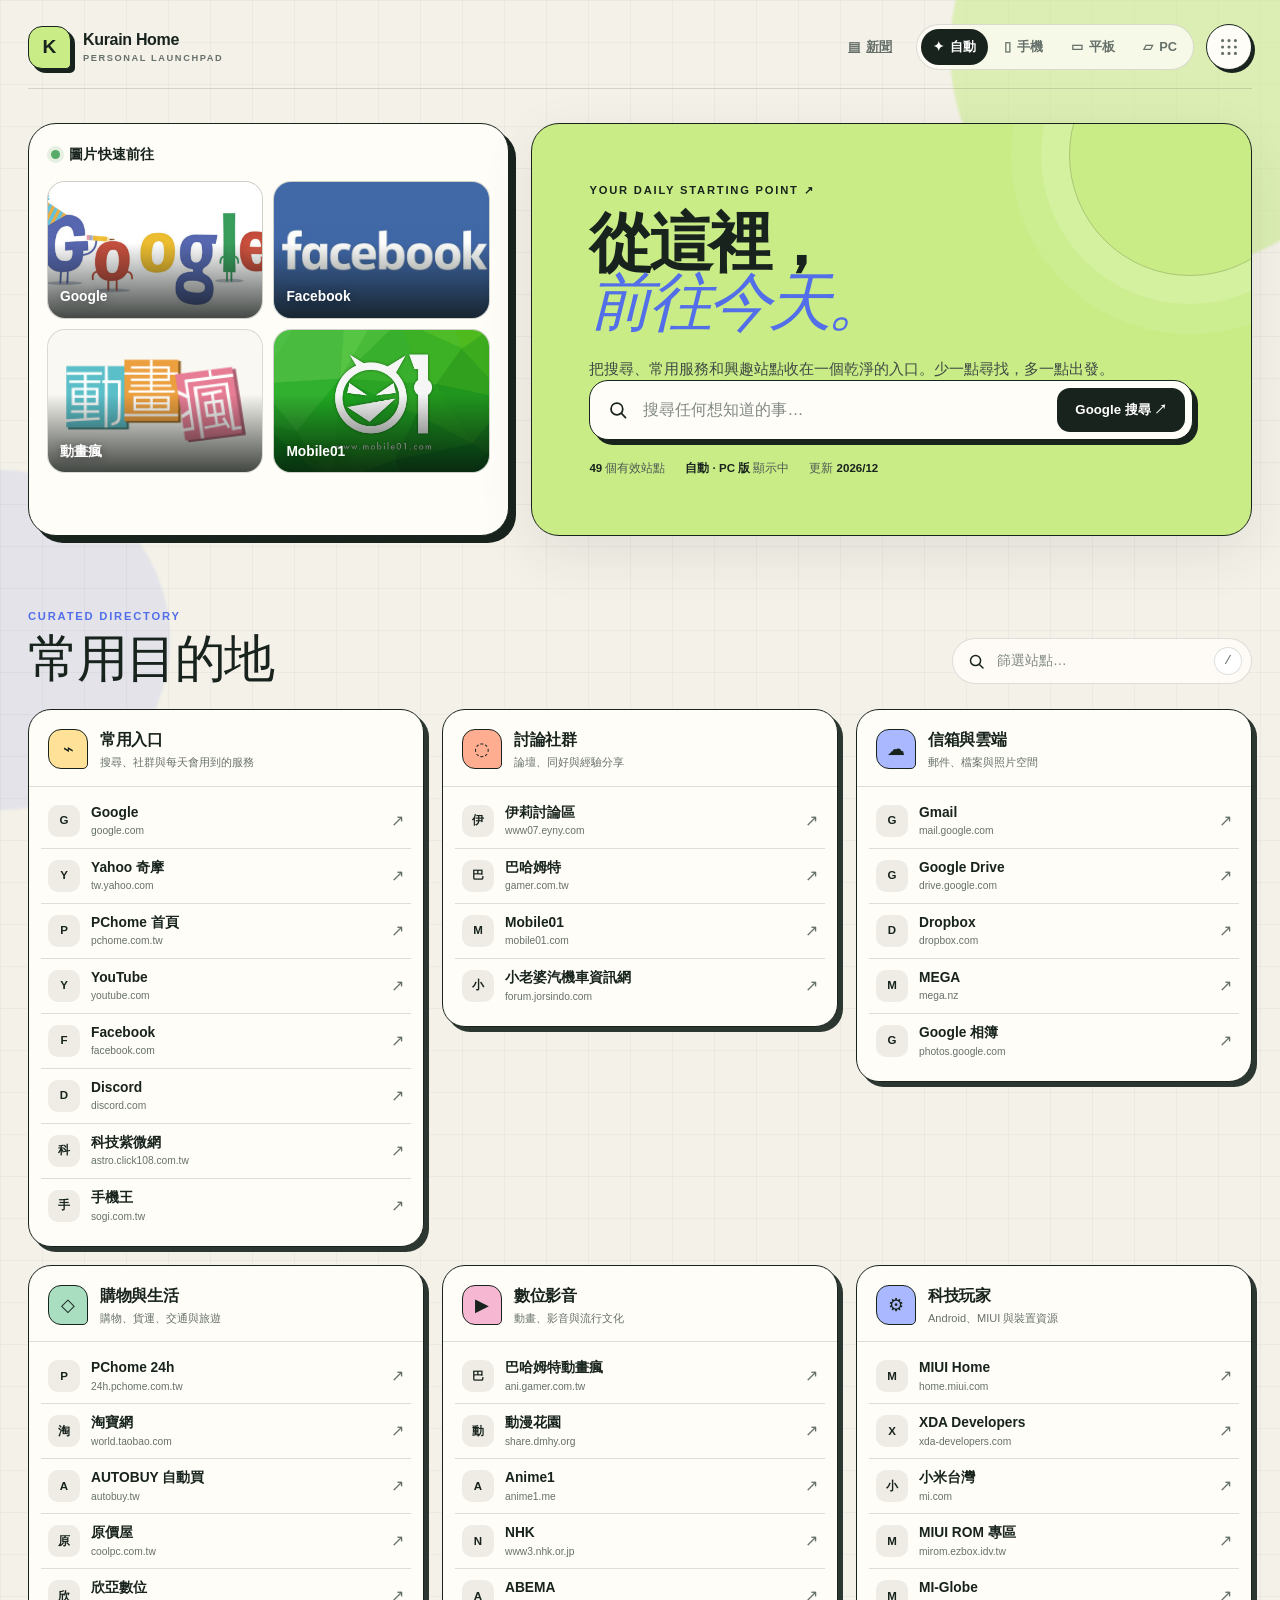
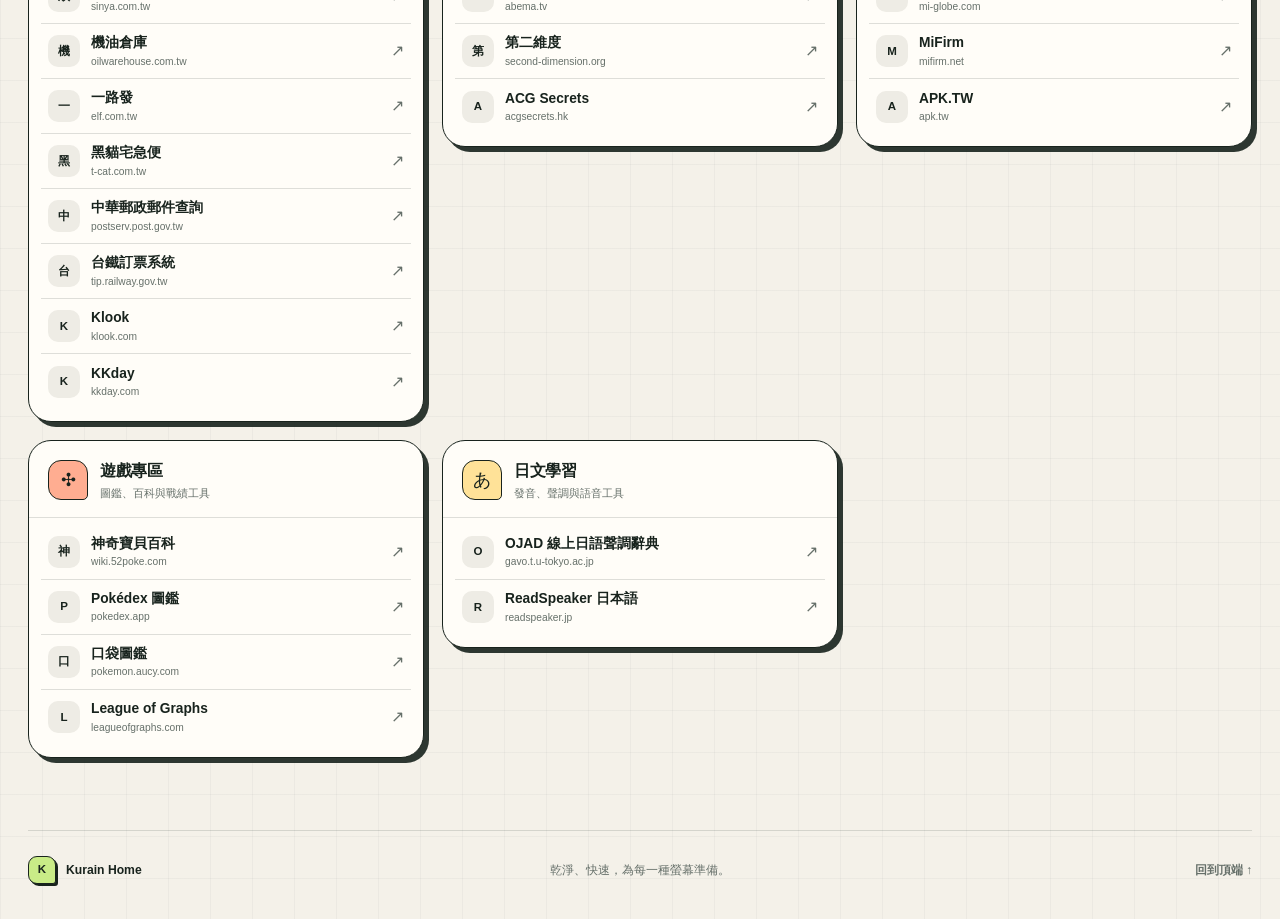
<file: index.html>
<!doctype html>
<html lang="zh-Hant-TW" data-view="auto">
<head>
    <meta charset="utf-8">
    <meta name="viewport" content="width=device-width, initial-scale=1">
    <meta name="description" content="Kurain Home 個人導航首頁，整合 Google 搜尋、常用站點與跨裝置瀏覽模式。">
    <meta name="theme-color" content="#f4f1e9">
    <title>Kurain Home — 個人導航中心</title>
    <link rel="stylesheet" href="./css/home.css">
    <script src="./js/home.js" defer></script>
</head>
<body>
    <a class="skip-link" href="#directory">跳到站點分類</a>

    <div class="ambient-shape ambient-shape-one" aria-hidden="true"></div>
    <div class="ambient-shape ambient-shape-two" aria-hidden="true"></div>

    <header class="site-header page-shell">
        <a class="brand" href="./" aria-label="Kurain Home 首頁">
            <span class="brand-mark" aria-hidden="true">K</span>
            <span class="brand-copy">
                <strong>Kurain Home</strong>
                <small>PERSONAL LAUNCHPAD</small>
            </span>
        </a>

        <div class="header-tools">
            <a class="view-button" href="./news.html" title="每日技術新聞"><span aria-hidden="true">▤</span><span class="view-label">新聞</span></a>
            <div class="view-switcher" role="group" aria-label="切換網頁顯示模式">
                <button class="view-button" type="button" data-view-option="auto" aria-pressed="true" title="自動判斷版型">
                    <span aria-hidden="true">✦</span><span class="view-label">自動</span>
                </button>
                <button class="view-button" type="button" data-view-option="mobile" aria-pressed="false" title="手機版型">
                    <span aria-hidden="true">▯</span><span class="view-label">手機</span>
                </button>
                <button class="view-button" type="button" data-view-option="tablet" aria-pressed="false" title="平板版型">
                    <span aria-hidden="true">▭</span><span class="view-label">平板</span>
                </button>
                <button class="view-button" type="button" data-view-option="desktop" aria-pressed="false" title="PC 版型">
                    <span aria-hidden="true">▱</span><span class="view-label">PC</span>
                </button>
            </div>

            <div class="google-launcher">
                <button class="apps-button" id="googleAppsButton" type="button" aria-label="開啟 Google 應用程式" aria-expanded="false" aria-controls="googleAppsMenu">
                    <svg aria-hidden="true" viewBox="0 0 24 24" width="22" height="22">
                        <circle cx="5" cy="5" r="1.7"></circle><circle cx="12" cy="5" r="1.7"></circle><circle cx="19" cy="5" r="1.7"></circle>
                        <circle cx="5" cy="12" r="1.7"></circle><circle cx="12" cy="12" r="1.7"></circle><circle cx="19" cy="12" r="1.7"></circle>
                        <circle cx="5" cy="19" r="1.7"></circle><circle cx="12" cy="19" r="1.7"></circle><circle cx="19" cy="19" r="1.7"></circle>
                    </svg>
                </button>

                <nav class="apps-menu" id="googleAppsMenu" aria-label="Google 應用程式" hidden>
                    <div class="apps-menu-heading">
                        <span>Google Apps</span>
                        <small>快速工具</small>
                    </div>
                    <div class="apps-grid">
                        <a href="https://www.google.com/" target="_blank" rel="noopener noreferrer"><span class="app-icon app-google">G</span><span>Google</span></a>
                        <a href="https://mail.google.com/" target="_blank" rel="noopener noreferrer"><span class="app-icon app-mail">✉</span><span>Gmail</span></a>
                        <a href="https://www.google.com/maps" target="_blank" rel="noopener noreferrer"><span class="app-icon app-maps">⌖</span><span>地圖</span></a>
                        <a href="https://www.youtube.com/" target="_blank" rel="noopener noreferrer"><span class="app-icon app-youtube">▶</span><span>YouTube</span></a>
                        <a href="https://drive.google.com/" target="_blank" rel="noopener noreferrer"><span class="app-icon app-drive">△</span><span>雲端硬碟</span></a>
                        <a href="https://calendar.google.com/" target="_blank" rel="noopener noreferrer"><span class="app-icon app-calendar">15</span><span>日曆</span></a>
                        <a href="https://photos.google.com/" target="_blank" rel="noopener noreferrer"><span class="app-icon app-photos">✦</span><span>相簿</span></a>
                        <a href="https://translate.google.com/" target="_blank" rel="noopener noreferrer"><span class="app-icon app-translate">文</span><span>翻譯</span></a>
                        <a href="https://news.google.com/" target="_blank" rel="noopener noreferrer"><span class="app-icon app-news">▤</span><span>新聞</span></a>
                    </div>
                </nav>
            </div>
        </div>
    </header>

    <main class="page-shell">
        <section class="launch-hero" aria-labelledby="heroTitle">
            <aside class="quick-panel" aria-labelledby="quickTitle">
                <div class="panel-kicker">
                    <span class="status-dot" aria-hidden="true"></span>
                    <h2 id="quickTitle">圖片快速前往</h2>
                </div>
                <div class="quick-grid">
                    <a class="quick-card" href="https://www.google.com.tw/" target="_blank" rel="noopener noreferrer">
                        <img src="./images/Google.jpg" alt="" loading="eager">
                        <span>Google</span>
                    </a>
                    <a class="quick-card" href="https://www.facebook.com/" target="_blank" rel="noopener noreferrer">
                        <img src="./images/FaceBook.jpg" alt="" loading="eager">
                        <span>Facebook</span>
                    </a>
                    <a class="quick-card quick-card-logo" href="https://ani.gamer.com.tw/" target="_blank" rel="noopener noreferrer">
                        <img src="./images/crazy_logo.png" alt="" loading="eager">
                        <span>動畫瘋</span>
                    </a>
                    <a class="quick-card" href="https://www.mobile01.com/forum.php" target="_blank" rel="noopener noreferrer">
                        <img src="./images/mobile01-facebook.jpg" alt="" loading="eager">
                        <span>Mobile01</span>
                    </a>
                </div>
            </aside>

            <div class="hero-copy">
                <p class="eyebrow">YOUR DAILY STARTING POINT <span aria-hidden="true">↗</span></p>
                <h1 id="heroTitle">從這裡，<br><em>前往今天。</em></h1>
                <p class="hero-intro">把搜尋、常用服務和興趣站點收在一個乾淨的入口。少一點尋找，多一點出發。</p>

                <form class="google-search" action="https://www.google.com/search" method="get" target="_blank" role="search">
                    <label class="visually-hidden" for="googleSearch">使用 Google 搜尋</label>
                    <svg aria-hidden="true" viewBox="0 0 24 24" width="22" height="22">
                        <circle cx="10.8" cy="10.8" r="6.4"></circle><path d="m16 16 4.2 4.2"></path>
                    </svg>
                    <input id="googleSearch" name="q" type="search" placeholder="搜尋任何想知道的事…" autocomplete="off" enterkeyhint="search">
                    <button type="submit">Google 搜尋 <span aria-hidden="true">↗</span></button>
                </form>

                <div class="hero-meta" aria-label="導航頁狀態">
                    <span><strong id="siteCount">—</strong> 個有效站點</span>
                    <span><strong id="viewStatus">自動判斷</strong> 顯示中</span>
                    <span>更新 <strong id="updatedDate">2026.07</strong></span>
                </div>
            </div>
        </section>

        <section class="directory" id="directory" aria-labelledby="directoryTitle">
            <div class="section-heading">
                <div>
                    <p class="eyebrow">CURATED DIRECTORY</p>
                    <h2 id="directoryTitle">常用目的地</h2>
                </div>
                <label class="site-filter" for="siteFilter">
                    <svg aria-hidden="true" viewBox="0 0 24 24" width="19" height="19">
                        <circle cx="10.8" cy="10.8" r="6.4"></circle><path d="m16 16 4.2 4.2"></path>
                    </svg>
                    <span class="visually-hidden">篩選站點</span>
                    <input id="siteFilter" type="search" placeholder="篩選站點…" autocomplete="off">
                    <kbd>/</kbd>
                </label>
            </div>

            <div class="category-grid" id="categoryGrid" aria-live="polite"></div>
            <p class="empty-state" id="emptyState" hidden>找不到符合的站點，換個關鍵字試試。</p>
            <noscript><p class="empty-state">請啟用 JavaScript 以顯示站點分類。</p></noscript>
        </section>
    </main>

    <footer class="site-footer page-shell">
        <p><span class="brand-mark brand-mark-small" aria-hidden="true">K</span> Kurain Home</p>
        <p>乾淨、快速，為每一種螢幕準備。</p>
        <button type="button" id="backToTop">回到頂端 ↑</button>
    </footer>
</body>
</html>
</file>
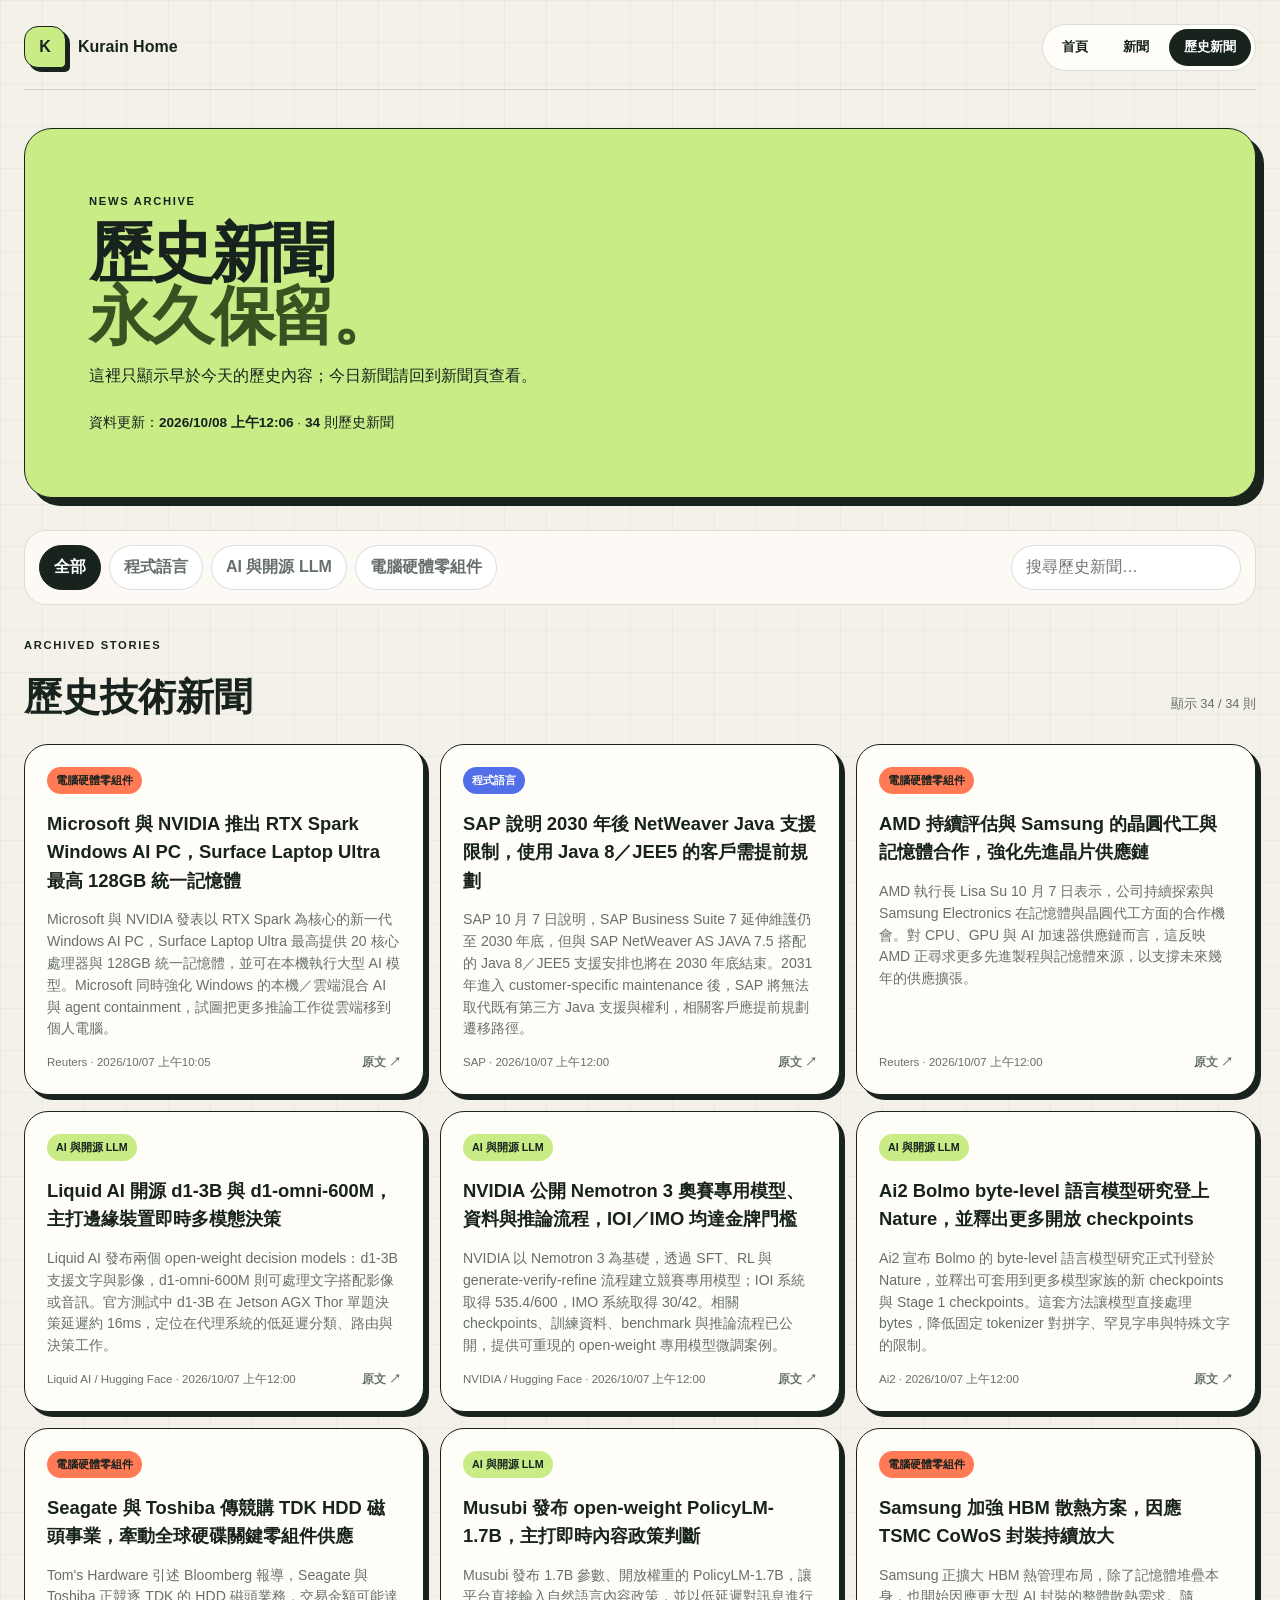
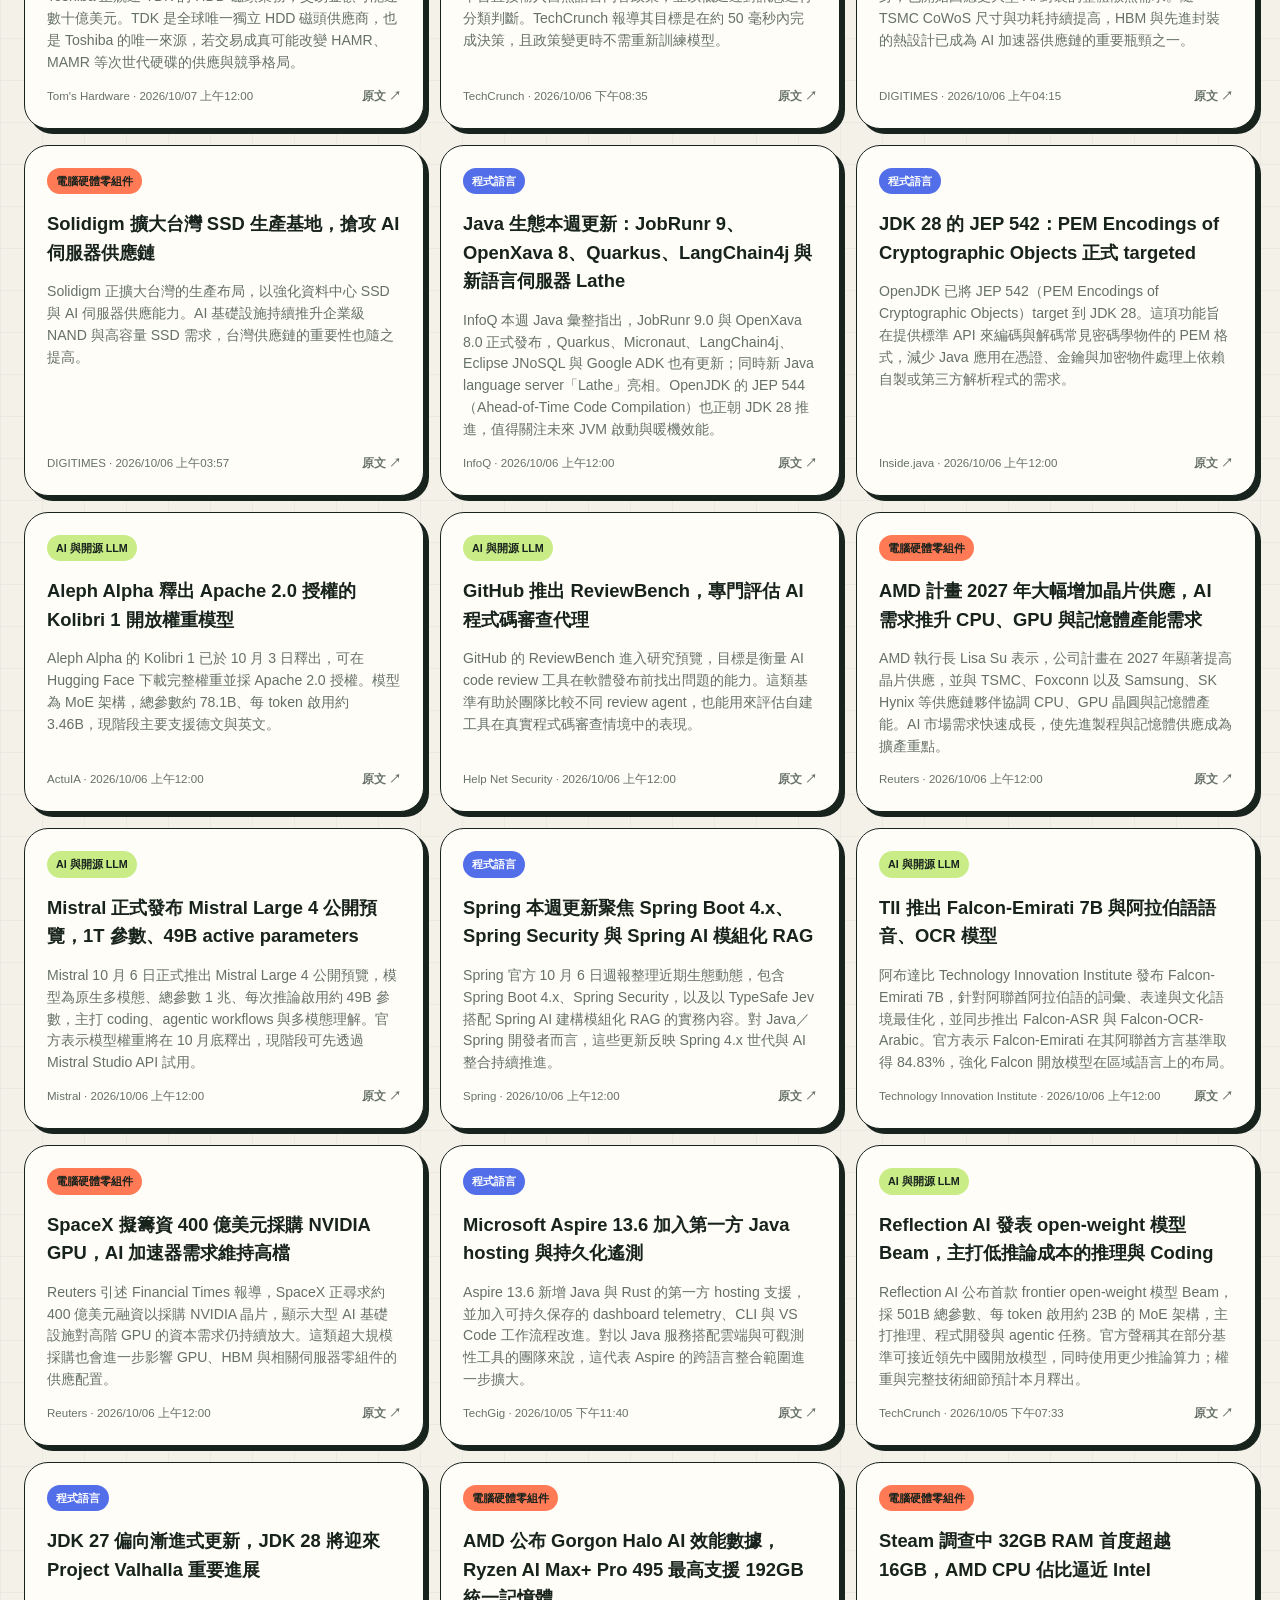
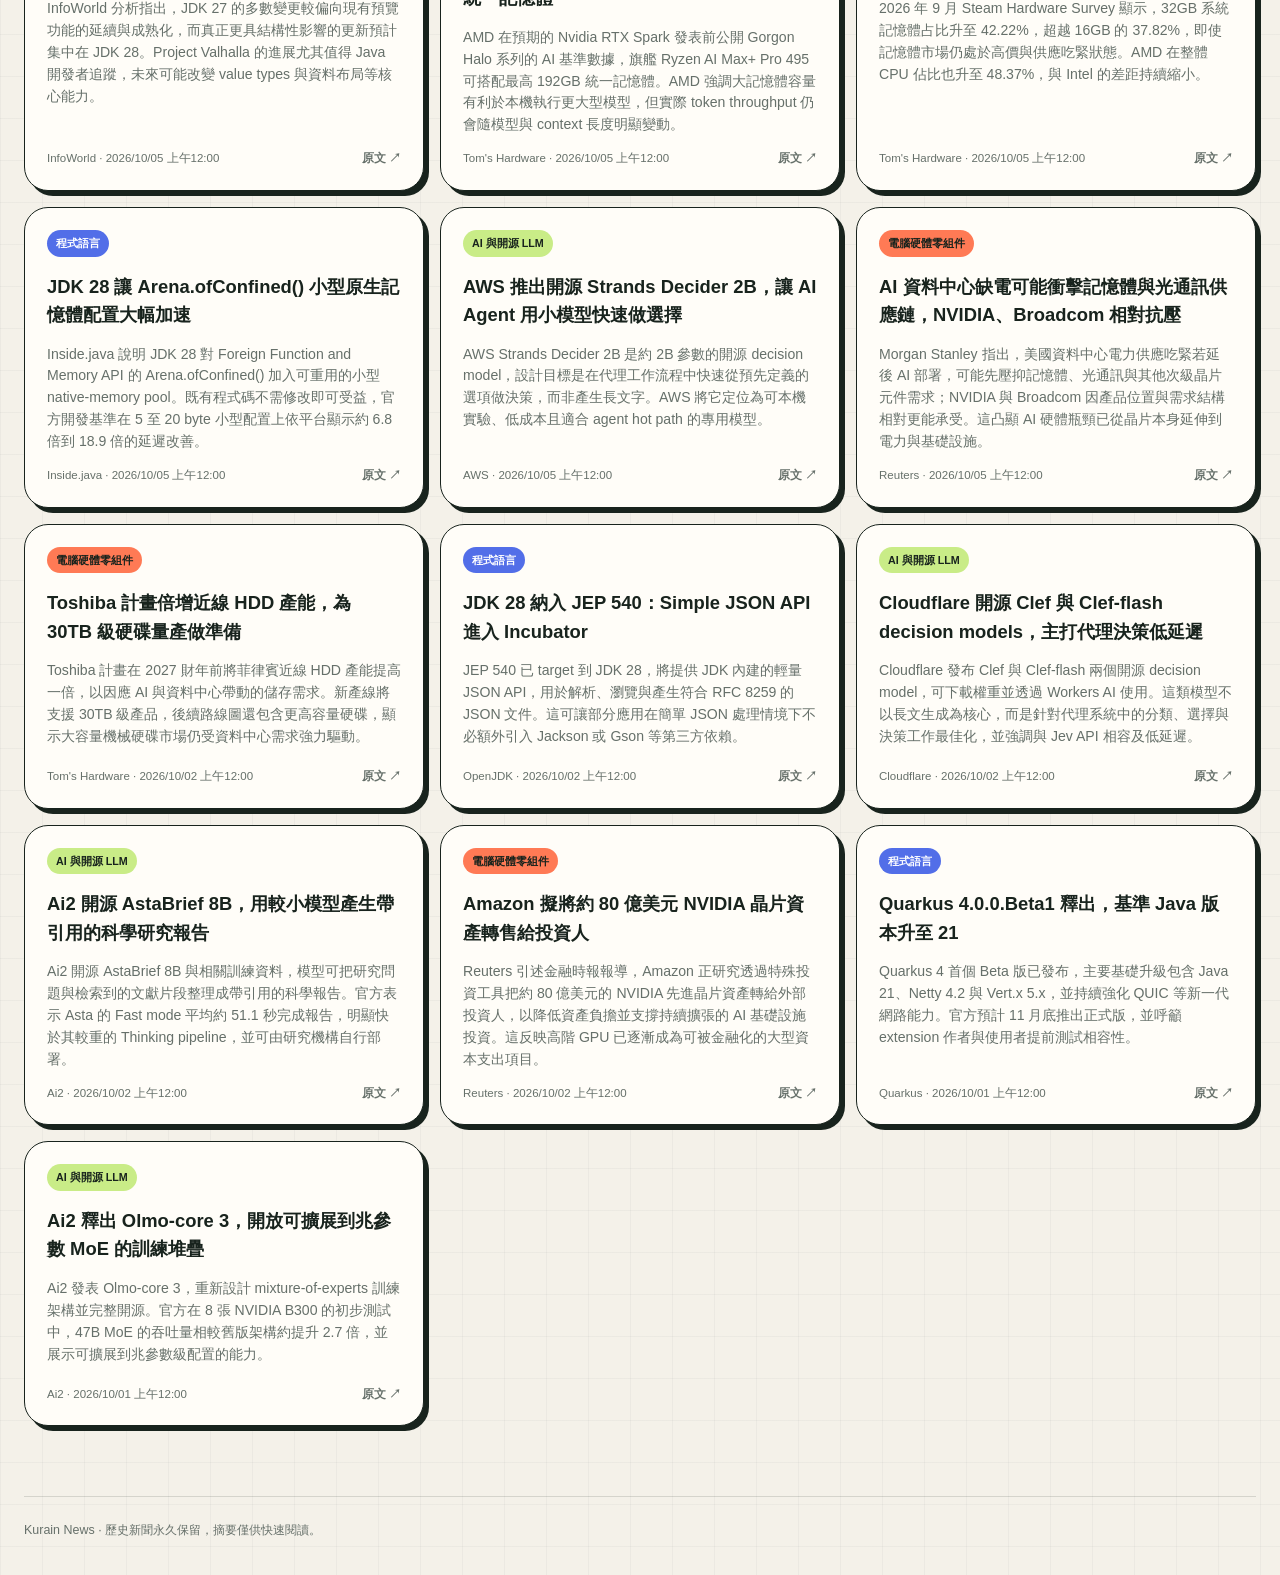
<file: history.html>
<!doctype html>
<html lang="zh-Hant-TW">
<head>
  <meta charset="utf-8">
  <meta name="viewport" content="width=device-width,initial-scale=1">
  <meta name="description" content="Kurain Home 歷史技術新聞">
  <title>Kurain News — 歷史新聞</title>
  <link rel="stylesheet" href="./css/news.css">
  <script src="./js/history.js" defer></script>
</head>
<body>
  <header class="top shell">
    <a class="brand" href="./index.html"><span>K</span><strong>Kurain Home</strong></a>
    <nav><a href="./index.html">首頁</a><a href="./news.html">新聞</a><a class="active" href="./history.html">歷史新聞</a></nav>
  </header>
  <main class="shell">
    <section class="hero">
      <p class="eyebrow">NEWS ARCHIVE</p>
      <h1>歷史新聞<br><em>永久保留。</em></h1>
      <p>這裡只顯示早於今天的歷史內容；今日新聞請回到新聞頁查看。</p>
      <div class="meta">資料更新：<strong id="updatedAt">讀取中…</strong> · <strong id="newsCount">0</strong> 則歷史新聞</div>
    </section>
    <section class="toolbar">
      <div id="tabs">
        <button class="active" data-category="all">全部</button>
        <button data-category="programming">程式語言</button>
        <button data-category="ai-llm">AI 與開源 LLM</button>
        <button data-category="hardware">電腦硬體零組件</button>
      </div>
      <input id="search" type="search" placeholder="搜尋歷史新聞…">
    </section>
    <section>
      <div class="heading"><div><p class="eyebrow">ARCHIVED STORIES</p><h2>歷史技術新聞</h2></div><p id="resultMeta"></p></div>
      <div id="newsGrid" class="grid"></div>
      <div id="empty" class="empty" hidden>目前沒有符合條件的歷史新聞。</div>
      <div id="error" class="empty" hidden>歷史新聞資料暫時無法載入。</div>
    </section>
  </main>
  <footer class="shell">Kurain News · 歷史新聞永久保留，摘要僅供快速閱讀。</footer>
</body>
</html>
</file>
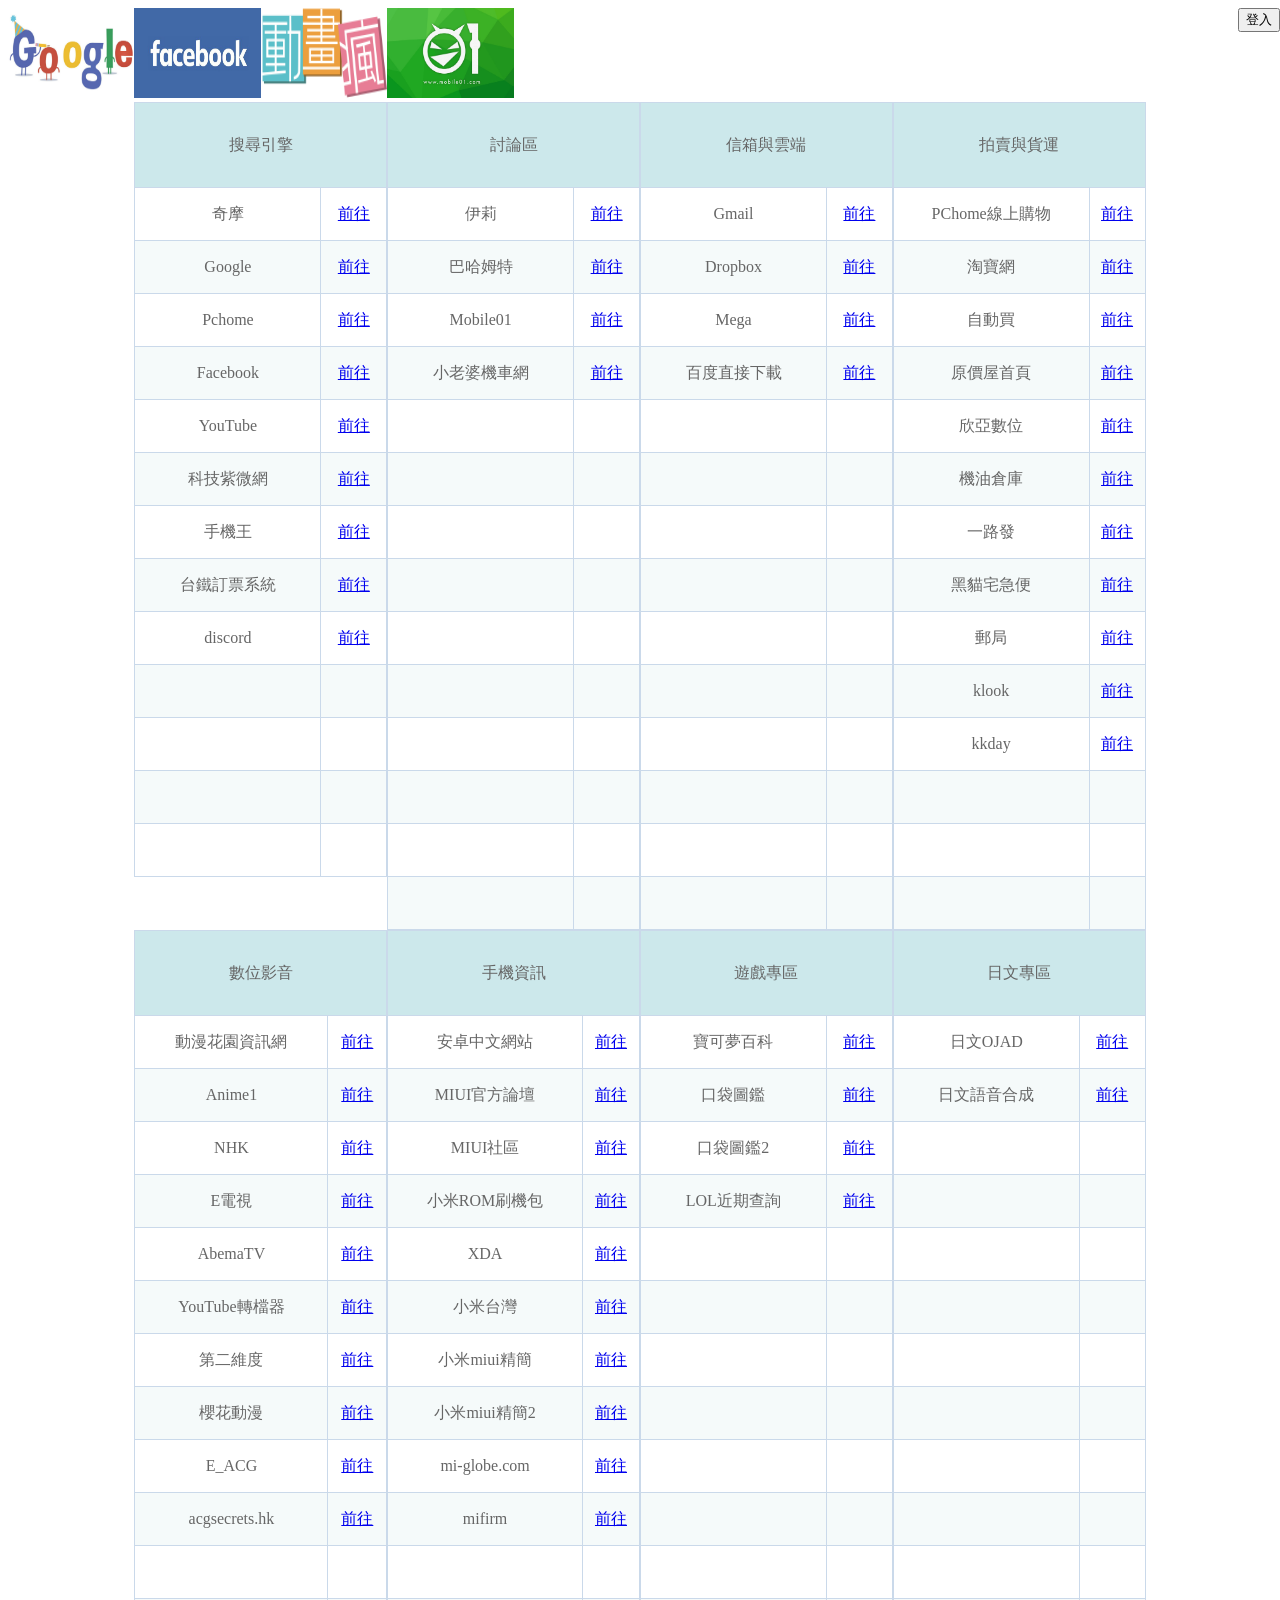
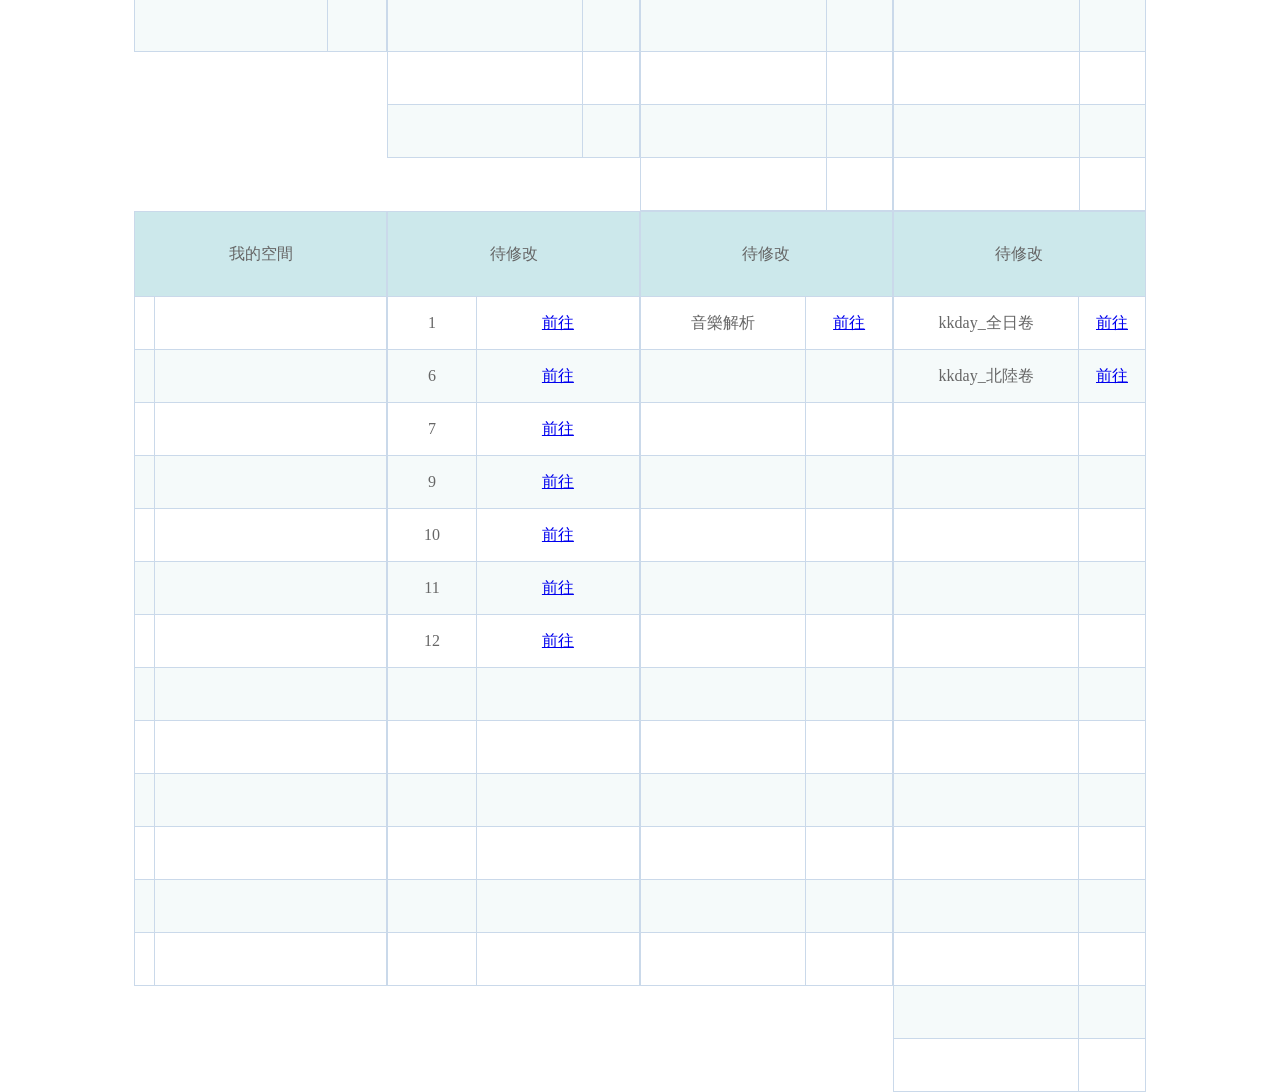
<file: index_old.html>
<!DOCTYPE html>

<html lang="zh"><head><meta http-equiv="Content-Type" content="text/html; charset=UTF-8">
	<title>KurainHome</title>
	
	<meta name="viewport" content="width=device-width, initial-scale=1">
	<meta name="context-path" content="/Home/">
	<script src="js/parpar.js"></script>
	<link rel=stylesheet type="text/css" href="css/index.css">
	<script>
		window.addEventListener('load', (event) => {
			let loginBtn = document.getElementById('loginBtn');
			loginBtn.addEventListener('click',function(e){
				addParPar('hiddenBar');
			});
			//addParPar('hiddenBar');
		});
	</script>
	<script>
        var url = 'https://script.googleusercontent.com/macros/echo?user_content_key=[base64]&lib=MfUTEFOgN9-TtFqK6idcWm3uMSBuboRQq';
        fetch(url).then((respons) => {
        return respons.json();
        }).then((data) => {
            if(data.result == 'OK'){
				//console.log(data.data.queryData);
				let queryDatas = data.data.queryData;
				queryDatas.forEach(queryData => {
					//queryData.tableName
					console.log(queryData);
					reloadThisElement(queryData);
				});
            }            
        }).catch((error) => {
            console.log(error);
        });

		function reloadThisElement(queryData){
			try {
				let tableNo = queryData.tableNo;
				console.log('重製 ' + tableNo + 'start ');
				var thead_0 = document.getElementById('thead_' + tableNo);
				var tbody_0 = document.getElementById('tbody_' + tableNo);

				removeAllChildNodes(thead_0);				

				var thead_0_tr	= addElement(thead_0	,'tr');
				var thead_0_td	= addElement(thead_0_tr	,'td');
				var thead_0_p	= addElement(thead_0_td	,'p');

				thead_0_td.colSpan	= "2";
				thead_0_p.innerHTML = queryData.tableName;	
				console.log('重製 ' + tableNo + 'end ');

				let urlBeans = queryData.urlBeans;
				removeAllChildNodes(tbody_0);

				urlBeans.forEach(urlBean => {
					reloadThisElementUrl(tbody_0,urlBean);
				});

			}catch (e) {}
		}

		function reloadThisElementUrl(tbody_0,urlBean){
			var tbody_0_tr	= addElement(tbody_0	,'tr');
			var thead_0_td	= addElement(tbody_0_tr	,'td');
			var thead_1_td	= addElement(tbody_0_tr	,'td');

			var div_0		= addElement(thead_0_td	,'div');
			var div_1		= addElement(thead_1_td	,'div');

			var a_1			= addElement(div_1		,'a');

			div_1.setAttribute('align','center');

			a_1.setAttribute('href',urlBean.tableUrlAddress);
			a_1.innerHTML	= '前往';
			div_0.innerHTML	= urlBean.tableUrlName;
		}


		function removeAllChildNodes(parent) {
			while (parent.firstChild) {
				parent.removeChild(parent.firstChild);
			}
		}

		function addElement(appendDom,appendElementName){
			let newElement = document.createElement(appendElementName);
			appendDom.append(newElement);
			return newElement;
		}

		

    </script>
</head>
<body>
	<div id="titleBar" name="titleBar" class="titleBar">
		<div class="titleDiv">		
			<a href="https://www.google.com.tw/">
				<img class="footImg" src="./images/Google.jpg">
			</a>
		</div>
		<div class="titleDiv">	
			<a href="https://www.facebook.com/?ref=logo">
				<img class="footImg" src="./images/FaceBook.jpg">
			</a>
		</div>
		<div class="titleDiv">	
			<a href="https://ani.gamer.com.tw/">
				<img class="footImg" src="./images/crazy_logo.png">
			</a>
		</div>
		<div class="titleDiv">	
			<a href="https://www.mobile01.com/forum.php">
				<img class="footImg" src="./images/mobile01-facebook.jpg">
			</a>
		</div>
		<div>
			<button id="loginBtn" >登入</button>
		</div>
	</div>
	<div id="footBar" name="footBar" class="footBar" align="center">
		<div id="footBar0" name="footBar0">
			<div id="tableDiv0" name="tableDiv0" class="tableDiv">
				<table>
					<thead id="thead_1">
						<tr>
							<td colspan="2">
								<p>搜尋引擎</p>
							</td>
						</tr>
				    </thead>
				    <tbody id="tbody_1">
				    	<tr>
				    		<td>
				    			<div>奇摩</div>
				    		</td>
				    		<td>
						    	<div align="center">
						    		<a href="http://tw.yahoo.com/" onclick="javascirpt:fn(this)">前往</a>
						    	</div>
							</td>
				    	</tr>
				    	<tr>
				    		<td>
				    			<div>Google</div>
				    		</td>
				    		<td>
						    	<div align="center">
						    		<a href="https://www.google.com/" onclick="javascirpt:fn(this)">前往</a>
						    	</div>
							</td>
				    	</tr>
				    	<tr>
				    		<td>
				    			<div>Pchome</div>
				    		</td>
				    		<td>
						    	<div align="center">
						    		<a href="http://www.pchome.com.tw/" onclick="javascirpt:fn(this)">前往</a>
						    	</div>
							</td>
				    	</tr>
				    	<tr>
				    		<td>
				    			<div>Facebook</div>
				    		</td>
				    		<td>
						    	<div align="center">
						    		<a href="http://www.facebook.com/" onclick="javascirpt:fn(this)">前往</a>
						    	</div>
							</td>
				    	</tr>
				    	<tr>
				    		<td>
				    			<div>YouTube</div>
				    		</td>
				    		<td>
						    	<div align="center">
						    		<a href="http://www.youtube.com/?gl=TW&amp;hl=zh-TW" onclick="javascirpt:fn(this)">前往</a>
						    	</div>
							</td>
				    	</tr>
				    	<tr>
				    		<td>
				    			<div>科技紫微網</div>
				    		</td>
				    		<td>
						    	<div align="center">
						    		<a href="http://astro.click108.com.tw/" onclick="javascirpt:fn(this)">前往</a>
						    	</div>
							</td>
				    	</tr>
				    	<tr>
				    		<td>
				    			<div>手機王</div>
				    		</td>
				    		<td>
						    	<div align="center">
						    		<a href="https://www.sogi.com.tw/" onclick="javascirpt:fn(this)">前往</a>
						    	</div>
							</td>
				    	</tr>
				    	<tr>
				    		<td>
				    			<div>台鐵訂票系統</div>
				    		</td>
				    		<td>
						    	<div align="center">
						    		<a href="https://tip.railway.gov.tw/tra-tip-web/tip" onclick="javascirpt:fn(this)">前往</a>
						    	</div>
							</td>
				    	</tr>
				    	<tr>
				    		<td>
				    			<div>discord</div>
				    		</td>
				    		<td>
						    	<div align="center">
						    		<a href="https://discord.com/channels/@me" onclick="javascirpt:fn(this)">前往</a>
						    	</div>
							</td>
				    	</tr>
				    	<tr id="nullTr0">
				    		<td>
				    			<div align="center"></div>
				    		</td>
				    		<td>
				    			<div id="nullDiv0" style="visibility:hidden;">暫無</div>
				    		</td>
				    	</tr>
				    	<tr id="nullTr1">
				    		<td>
				    			<div align="center"></div>
				    		</td>
				    		<td>
				    			<div id="nullDiv1" style="visibility:hidden;">暫無</div>
				    		</td>
				    	</tr>
				    	<tr id="nullTr2">
				    		<td>
				    			<div align="center"></div>
				    		</td>
				    		<td>
				    			<div id="nullDiv2" style="visibility:hidden;">暫無</div>
				    		</td>
				    	</tr>
				    	<tr id="nullTr3">
				    		<td>
				    			<div align="center"></div>
				    		</td>
				    		<td>
				    			<div id="nullDiv3" style="visibility:hidden;">暫無</div>
				    		</td>
				    	</tr>
				    	
				    	
				    	
				    	
				    	
				    	
				    	
				    	
				    	
				    	
				    	
				    </tbody>
				</table>
			</div>
			<div id="tableDiv1" name="tableDiv1" class="tableDiv">
				<table>
					<thead id="thead_2">
						<tr>
							<td colspan="2">
								<p>討論區</p>
							</td>
						</tr>
				    </thead>
				    <tbody id="tbody_2">
				    	<tr>
				    		<td>
				    			<div>伊莉</div>
				    		</td>
				    		<td>
						    	<div align="center">
						    		<a href="http://www07.eyny.com/index.php" onclick="javascirpt:fn(this)">前往</a>
						    	</div>
							</td>
				    	</tr>
				    	<tr>
				    		<td>
				    			<div>巴哈姆特</div>
				    		</td>
				    		<td>
						    	<div align="center">
						    		<a href="http://www.gamer.com.tw/" onclick="javascirpt:fn(this)">前往</a>
						    	</div>
							</td>
				    	</tr>
				    	<tr>
				    		<td>
				    			<div>Mobile01</div>
				    		</td>
				    		<td>
						    	<div align="center">
						    		<a href="http://www.mobile01.com/forum.php" onclick="javascirpt:fn(this)">前往</a>
						    	</div>
							</td>
				    	</tr>
				    	<tr>
				    		<td>
				    			<div>小老婆機車網</div>
				    		</td>
				    		<td>
						    	<div align="center">
						    		<a href="http://forum.jorsindo.com/" onclick="javascirpt:fn(this)">前往</a>
						    	</div>
							</td>
				    	</tr>
				    	<tr id="nullTr0">
				    		<td>
				    			<div align="center"></div>
				    		</td>
				    		<td>
				    			<div id="nullDiv0" style="visibility:hidden;">暫無</div>
				    		</td>
				    	</tr>
				    	<tr id="nullTr1">
				    		<td>
				    			<div align="center"></div>
				    		</td>
				    		<td>
				    			<div id="nullDiv1" style="visibility:hidden;">暫無</div>
				    		</td>
				    	</tr>
				    	<tr id="nullTr2">
				    		<td>
				    			<div align="center"></div>
				    		</td>
				    		<td>
				    			<div id="nullDiv2" style="visibility:hidden;">暫無</div>
				    		</td>
				    	</tr>
				    	<tr id="nullTr3">
				    		<td>
				    			<div align="center"></div>
				    		</td>
				    		<td>
				    			<div id="nullDiv3" style="visibility:hidden;">暫無</div>
				    		</td>
				    	</tr>
				    	<tr id="nullTr4">
				    		<td>
				    			<div align="center"></div>
				    		</td>
				    		<td>
				    			<div id="nullDiv4" style="visibility:hidden;">暫無</div>
				    		</td>
				    	</tr>
				    	<tr id="nullTr5">
				    		<td>
				    			<div align="center"></div>
				    		</td>
				    		<td>
				    			<div id="nullDiv5" style="visibility:hidden;">暫無</div>
				    		</td>
				    	</tr>
				    	<tr id="nullTr6">
				    		<td>
				    			<div align="center"></div>
				    		</td>
				    		<td>
				    			<div id="nullDiv6" style="visibility:hidden;">暫無</div>
				    		</td>
				    	</tr>
				    	<tr id="nullTr7">
				    		<td>
				    			<div align="center"></div>
				    		</td>
				    		<td>
				    			<div id="nullDiv7" style="visibility:hidden;">暫無</div>
				    		</td>
				    	</tr>
				    	<tr id="nullTr8">
				    		<td>
				    			<div align="center"></div>
				    		</td>
				    		<td>
				    			<div id="nullDiv8" style="visibility:hidden;">暫無</div>
				    		</td>
				    	</tr>
				    	<tr id="nullTr9">
				    		<td>
				    			<div align="center"></div>
				    		</td>
				    		<td>
				    			<div id="nullDiv9" style="visibility:hidden;">暫無</div>
				    		</td>
				    	</tr>
				    	
				    	
				    	
				    	
				    	
				    </tbody>
				</table>
			</div>
			<div id="tableDiv2" name="tableDiv2" class="tableDiv">
				<table>
					<thead id="thead_3">
						<tr>
							<td colspan="2">
								<p>信箱與雲端</p>
							</td>
						</tr>
				    </thead>
				    <tbody id="tbody_3">
				    	<tr>
				    		<td>
				    			<div>Gmail</div>
				    		</td>
				    		<td>
						    	<div align="center">
						    		<a href="https://mail.google.com/mail/u/0/#inbox" onclick="javascirpt:fn(this)">前往</a>
						    	</div>
							</td>
				    	</tr>
				    	<tr>
				    		<td>
				    			<div>Dropbox</div>
				    		</td>
				    		<td>
						    	<div align="center">
						    		<a href="https://www.dropbox.com/h" onclick="javascirpt:fn(this)">前往</a>
						    	</div>
							</td>
				    	</tr>
				    	<tr>
				    		<td>
				    			<div>Mega</div>
				    		</td>
				    		<td>
						    	<div align="center">
						    		<a href="https://mega.nz/" onclick="javascirpt:fn(this)">前往</a>
						    	</div>
							</td>
				    	</tr>
				    	<tr>
				    		<td>
				    			<div>百度直接下載</div>
				    		</td>
				    		<td>
						    	<div align="center">
						    		<a href="https://www.baiduyun.wiki/" onclick="javascirpt:fn(this)">前往</a>
						    	</div>
							</td>
				    	</tr>
				    	<tr id="nullTr0">
				    		<td>
				    			<div align="center"></div>
				    		</td>
				    		<td>
				    			<div id="nullDiv0" style="visibility:hidden;">暫無</div>
				    		</td>
				    	</tr>
				    	<tr id="nullTr1">
				    		<td>
				    			<div align="center"></div>
				    		</td>
				    		<td>
				    			<div id="nullDiv1" style="visibility:hidden;">暫無</div>
				    		</td>
				    	</tr>
				    	<tr id="nullTr2">
				    		<td>
				    			<div align="center"></div>
				    		</td>
				    		<td>
				    			<div id="nullDiv2" style="visibility:hidden;">暫無</div>
				    		</td>
				    	</tr>
				    	<tr id="nullTr3">
				    		<td>
				    			<div align="center"></div>
				    		</td>
				    		<td>
				    			<div id="nullDiv3" style="visibility:hidden;">暫無</div>
				    		</td>
				    	</tr>
				    	<tr id="nullTr4">
				    		<td>
				    			<div align="center"></div>
				    		</td>
				    		<td>
				    			<div id="nullDiv4" style="visibility:hidden;">暫無</div>
				    		</td>
				    	</tr>
				    	<tr id="nullTr5">
				    		<td>
				    			<div align="center"></div>
				    		</td>
				    		<td>
				    			<div id="nullDiv5" style="visibility:hidden;">暫無</div>
				    		</td>
				    	</tr>
				    	<tr id="nullTr6">
				    		<td>
				    			<div align="center"></div>
				    		</td>
				    		<td>
				    			<div id="nullDiv6" style="visibility:hidden;">暫無</div>
				    		</td>
				    	</tr>
				    	<tr id="nullTr7">
				    		<td>
				    			<div align="center"></div>
				    		</td>
				    		<td>
				    			<div id="nullDiv7" style="visibility:hidden;">暫無</div>
				    		</td>
				    	</tr>
				    	<tr id="nullTr8">
				    		<td>
				    			<div align="center"></div>
				    		</td>
				    		<td>
				    			<div id="nullDiv8" style="visibility:hidden;">暫無</div>
				    		</td>
				    	</tr>
				    	<tr id="nullTr9">
				    		<td>
				    			<div align="center"></div>
				    		</td>
				    		<td>
				    			<div id="nullDiv9" style="visibility:hidden;">暫無</div>
				    		</td>
				    	</tr>
				    	
				    	
				    	
				    	
				    	
				    </tbody>
				</table>
			</div>
			<div id="tableDiv3" name="tableDiv3" class="tableDiv">
				<table>
					<thead id="thead_4">
						<tr>
							<td colspan="2">
								<p>拍賣與貨運</p>
							</td>
						</tr>
				    </thead>
				    <tbody id="tbody_4">
				    	<tr>
				    		<td>
				    			<div>PChome線上購物</div>
				    		</td>
				    		<td>
						    	<div align="center">
						    		<a href="http://shopping.pchome.com.tw/" onclick="javascirpt:fn(this)">前往</a>
						    	</div>
							</td>
				    	</tr>
				    	<tr>
				    		<td>
				    			<div>淘寶網</div>
				    		</td>
				    		<td>
						    	<div align="center">
						    		<a href="https://world.taobao.com/" onclick="javascirpt:fn(this)">前往</a>
						    	</div>
							</td>
				    	</tr>
				    	<tr>
				    		<td>
				    			<div>自動買</div>
				    		</td>
				    		<td>
						    	<div align="center">
						    		<a href="https://www.autobuy.tw/" onclick="javascirpt:fn(this)">前往</a>
						    	</div>
							</td>
				    	</tr>
				    	<tr>
				    		<td>
				    			<div>原價屋首頁</div>
				    		</td>
				    		<td>
						    	<div align="center">
						    		<a href="http://www.coolpc.com.tw/" onclick="javascirpt:fn(this)">前往</a>
						    	</div>
							</td>
				    	</tr>
				    	<tr>
				    		<td>
				    			<div>欣亞數位</div>
				    		</td>
				    		<td>
						    	<div align="center">
						    		<a href="https://www.sinya.com.tw/diy/" onclick="javascirpt:fn(this)">前往</a>
						    	</div>
							</td>
				    	</tr>
				    	<tr>
				    		<td>
				    			<div>機油倉庫</div>
				    		</td>
				    		<td>
						    	<div align="center">
						    		<a href="https://www.oilwarehouse.com.tw/" onclick="javascirpt:fn(this)">前往</a>
						    	</div>
							</td>
				    	</tr>
				    	<tr>
				    		<td>
				    			<div>一路發</div>
				    		</td>
				    		<td>
						    	<div align="center">
						    		<a href="https://www.elf.com.tw/" onclick="javascirpt:fn(this)">前往</a>
						    	</div>
							</td>
				    	</tr>
				    	<tr>
				    		<td>
				    			<div>黑貓宅急便</div>
				    		</td>
				    		<td>
						    	<div align="center">
						    		<a href="http://www.t-cat.com.tw/" onclick="javascirpt:fn(this)">前往</a>
						    	</div>
							</td>
				    	</tr>
				    	<tr>
				    		<td>
				    			<div>郵局</div>
				    		</td>
				    		<td>
						    	<div align="center">
						    		<a href="http://postserv.post.gov.tw/webpost/CSController?cmd=POS4001_1&amp;_MENU_ID=189&amp;_SYS_ID=D&amp;_ACTIVE_ID=190" onclick="javascirpt:fn(this)">前往</a>
						    	</div>
							</td>
				    	</tr>
				    	<tr>
				    		<td>
				    			<div>klook</div>
				    		</td>
				    		<td>
						    	<div align="center">
						    		<a href="https://www.klook.com/zh-TW/" onclick="javascirpt:fn(this)">前往</a>
						    	</div>
							</td>
				    	</tr>
				    	<tr>
				    		<td>
				    			<div>kkday</div>
				    		</td>
				    		<td>
						    	<div align="center">
						    		<a href="https://www.kkday.com/zh-tw/" onclick="javascirpt:fn(this)">前往</a>
						    	</div>
							</td>
				    	</tr>
				    	<tr id="nullTr0">
				    		<td>
				    			<div align="center"></div>
				    		</td>
				    		<td>
				    			<div id="nullDiv0" style="visibility:hidden;">暫無</div>
				    		</td>
				    	</tr>
				    	<tr id="nullTr1">
				    		<td>
				    			<div align="center"></div>
				    		</td>
				    		<td>
				    			<div id="nullDiv1" style="visibility:hidden;">暫無</div>
				    		</td>
				    	</tr>
				    	<tr id="nullTr2">
				    		<td>
				    			<div align="center"></div>
				    		</td>
				    		<td>
				    			<div id="nullDiv2" style="visibility:hidden;">暫無</div>
				    		</td>
				    	</tr>
				    	
				    	
				    	
				    	
				    	
				    	
				    	
				    	
				    	
				    	
				    	
				    	
				    </tbody>
				</table>
			</div>
			
			
			
			
			
			
			
			
		</div>
		<div id="footBar1" name="footBar1">
			
			
			
			
			<div id="tableDiv4" name="tableDiv4" class="tableDiv">
				<table>
					<thead id="thead_5">
						<tr>
							<td colspan="2">
								<p>數位影音</p>
							</td>
						</tr>
				    </thead>
				    <tbody id="tbody_5">
				    	<tr>
				    		<td>
				    			<div>動漫花園資訊網</div>
				    		</td>
				    		<td>
						    	<div align="center">
						    		<a href="http://share.dmhy.org/" onclick="javascirpt:fn(this)">前往</a>
						    	</div>
							</td>
				    	</tr>
				    	<tr>
				    		<td>
				    			<div>Anime1</div>
				    		</td>
				    		<td>
						    	<div align="center">
						    		<a href="https://anime1.me/" onclick="javascirpt:fn(this)">前往</a>
						    	</div>
							</td>
				    	</tr>
				    	<tr>
				    		<td>
				    			<div>NHK</div>
				    		</td>
				    		<td>
						    	<div align="center">
						    		<a href="http://tv.itver.cc/nhk-general-tv/" onclick="javascirpt:fn(this)">前往</a>
						    	</div>
							</td>
				    	</tr>
				    	<tr>
				    		<td>
				    			<div>E電視</div>
				    		</td>
				    		<td>
						    	<div align="center">
						    		<a href="http://tv.itver.cc/nexttv/" onclick="javascirpt:fn(this)">前往</a>
						    	</div>
							</td>
				    	</tr>
				    	<tr>
				    		<td>
				    			<div>AbemaTV</div>
				    		</td>
				    		<td>
						    	<div align="center">
						    		<a href="https://abema.tv/" onclick="javascirpt:fn(this)">前往</a>
						    	</div>
							</td>
				    	</tr>
				    	<tr>
				    		<td>
				    			<div>YouTube轉檔器</div>
				    		</td>
				    		<td>
						    	<div align="center">
						    		<a href="http://tubget.com/cn/" onclick="javascirpt:fn(this)">前往</a>
						    	</div>
							</td>
				    	</tr>
				    	<tr>
				    		<td>
				    			<div>第二維度</div>
				    		</td>
				    		<td>
						    	<div align="center">
						    		<a href="https://second-dimension.org/home/" onclick="javascirpt:fn(this)">前往</a>
						    	</div>
							</td>
				    	</tr>
				    	<tr>
				    		<td>
				    			<div>櫻花動漫</div>
				    		</td>
				    		<td>
						    	<div align="center">
						    		<a href="http://www.yhdm.tv/" onclick="javascirpt:fn(this)">前往</a>
						    	</div>
							</td>
				    	</tr>
				    	<tr>
				    		<td>
				    			<div>E_ACG</div>
				    		</td>
				    		<td>
						    	<div align="center">
						    		<a href="http://eacg.net/" onclick="javascirpt:fn(this)">前往</a>
						    	</div>
							</td>
				    	</tr>
				    	<tr>
				    		<td>
				    			<div>acgsecrets.hk</div>
				    		</td>
				    		<td>
						    	<div align="center">
						    		<a href="https://acgsecrets.hk/" onclick="javascirpt:fn(this)">前往</a>
						    	</div>
							</td>
				    	</tr>
				    	<tr id="nullTr0">
				    		<td>
				    			<div align="center"></div>
				    		</td>
				    		<td>
				    			<div id="nullDiv0" style="visibility:hidden;">暫無</div>
				    		</td>
				    	</tr>
				    	<tr id="nullTr1">
				    		<td>
				    			<div align="center"></div>
				    		</td>
				    		<td>
				    			<div id="nullDiv1" style="visibility:hidden;">暫無</div>
				    		</td>
				    	</tr>
				    	
				    	
				    	
				    	
				    	
				    	
				    	
				    	
				    	
				    	
				    	
				    	
				    	
				    </tbody>
				</table>
			</div>
			<div id="tableDiv5" name="tableDiv5" class="tableDiv">
				<table>
					<thead id="thead_6" >
						<tr>
							<td colspan="2">
								<p>手機資訊</p>
							</td>
						</tr>
				    </thead>
				    <tbody id="tbody_6">
				    	<tr>
				    		<td>
				    			<div>安卓中文網站</div>
				    		</td>
				    		<td>
						    	<div align="center">
						    		<a href="http://apk.tw/" onclick="javascirpt:fn(this)">前往</a>
						    	</div>
							</td>
				    	</tr>
				    	<tr>
				    		<td>
				    			<div>MIUI官方論壇</div>
				    		</td>
				    		<td>
						    	<div align="center">
						    		<a href="http://www.miui.com/forum.php" onclick="javascirpt:fn(this)">前往</a>
						    	</div>
							</td>
				    	</tr>
				    	<tr>
				    		<td>
				    			<div>MIUI社區</div>
				    		</td>
				    		<td>
						    	<div align="center">
						    		<a href="http://www.miui.com/index.html" onclick="javascirpt:fn(this)">前往</a>
						    	</div>
							</td>
				    	</tr>
				    	<tr>
				    		<td>
				    			<div>小米ROM刷機包</div>
				    		</td>
				    		<td>
						    	<div align="center">
						    		<a href="https://mirom.ezbox.idv.tw/" onclick="javascirpt:fn(this)">前往</a>
						    	</div>
							</td>
				    	</tr>
				    	<tr>
				    		<td>
				    			<div>XDA</div>
				    		</td>
				    		<td>
						    	<div align="center">
						    		<a href="https://forum.xda-developers.com/" onclick="javascirpt:fn(this)">前往</a>
						    	</div>
							</td>
				    	</tr>
				    	<tr>
				    		<td>
				    			<div>小米台灣</div>
				    		</td>
				    		<td>
						    	<div align="center">
						    		<a href="https://www.mi.com/tw" onclick="javascirpt:fn(this)">前往</a>
						    	</div>
							</td>
				    	</tr>
				    	<tr>
				    		<td>
				    			<div>小米miui精簡</div>
				    		</td>
				    		<td>
						    	<div align="center">
						    		<a href="https://mi-globe.com/miui-firmware-rom-builder-features/25/" onclick="javascirpt:fn(this)">前往</a>
						    	</div>
							</td>
				    	</tr>
				    	<tr>
				    		<td>
				    			<div>小米miui精簡2</div>
				    		</td>
				    		<td>
						    	<div align="center">
						    		<a href="https://mifirm.net/model/umi.ttt" onclick="javascirpt:fn(this)">前往</a>
						    	</div>
							</td>
				    	</tr>
				    	<tr>
				    		<td>
				    			<div>mi-globe.com</div>
				    		</td>
				    		<td>
						    	<div align="center">
						    		<a href="https://mi-globe.com/" onclick="javascirpt:fn(this)">前往</a>
						    	</div>
							</td>
				    	</tr>
				    	<tr>
				    		<td>
				    			<div>mifirm</div>
				    		</td>
				    		<td>
						    	<div align="center">
						    		<a href="https://mifirm.net/" onclick="javascirpt:fn(this)">前往</a>
						    	</div>
							</td>
				    	</tr>
				    	<tr id="nullTr0">
				    		<td>
				    			<div align="center"></div>
				    		</td>
				    		<td>
				    			<div id="nullDiv0" style="visibility:hidden;">暫無</div>
				    		</td>
				    	</tr>
				    	<tr id="nullTr1">
				    		<td>
				    			<div align="center"></div>
				    		</td>
				    		<td>
				    			<div id="nullDiv1" style="visibility:hidden;">暫無</div>
				    		</td>
				    	</tr>
				    	<tr id="nullTr2">
				    		<td>
				    			<div align="center"></div>
				    		</td>
				    		<td>
				    			<div id="nullDiv2" style="visibility:hidden;">暫無</div>
				    		</td>
				    	</tr>
				    	<tr id="nullTr3">
				    		<td>
				    			<div align="center"></div>
				    		</td>
				    		<td>
				    			<div id="nullDiv3" style="visibility:hidden;">暫無</div>
				    		</td>
				    	</tr>
				    	
				    	
				    	
				    	
				    	
				    	
				    	
				    	
				    	
				    	
				    	
				    </tbody>
				</table>
			</div>
			<div id="tableDiv6" name="tableDiv6" class="tableDiv">
				<table>
					<thead id="thead_7">
						<tr>
							<td colspan="2">
								<p>遊戲專區</p>
							</td>
						</tr>
				    </thead>
				    <tbody id="tbody_7">
				    	<tr>
				    		<td>
				    			<div>寶可夢百科</div>
				    		</td>
				    		<td>
						    	<div align="center">
						    		<a href="https://wiki.52poke.com/wiki/" onclick="javascirpt:fn(this)">前往</a>
						    	</div>
							</td>
				    	</tr>
				    	<tr>
				    		<td>
				    			<div>口袋圖鑑</div>
				    		</td>
				    		<td>
						    	<div align="center">
						    		<a href="https://www.pokedex.app/zh/home" onclick="javascirpt:fn(this)">前往</a>
						    	</div>
							</td>
				    	</tr>
				    	<tr>
				    		<td>
				    			<div>口袋圖鑑2</div>
				    		</td>
				    		<td>
						    	<div align="center">
						    		<a href="http://pokemon.aucy.com/index.php" onclick="javascirpt:fn(this)">前往</a>
						    	</div>
							</td>
				    	</tr>
				    	<tr>
				    		<td>
				    			<div>LOL近期查詢</div>
				    		</td>
				    		<td>
						    	<div align="center">
						    		<a href="https://www.leagueofgraphs.com/zh/tft" onclick="javascirpt:fn(this)">前往</a>
						    	</div>
							</td>
				    	</tr>
				    	<tr id="nullTr0">
				    		<td>
				    			<div align="center"></div>
				    		</td>
				    		<td>
				    			<div id="nullDiv0" style="visibility:hidden;">暫無</div>
				    		</td>
				    	</tr>
				    	<tr id="nullTr1">
				    		<td>
				    			<div align="center"></div>
				    		</td>
				    		<td>
				    			<div id="nullDiv1" style="visibility:hidden;">暫無</div>
				    		</td>
				    	</tr>
				    	<tr id="nullTr2">
				    		<td>
				    			<div align="center"></div>
				    		</td>
				    		<td>
				    			<div id="nullDiv2" style="visibility:hidden;">暫無</div>
				    		</td>
				    	</tr>
				    	<tr id="nullTr3">
				    		<td>
				    			<div align="center"></div>
				    		</td>
				    		<td>
				    			<div id="nullDiv3" style="visibility:hidden;">暫無</div>
				    		</td>
				    	</tr>
				    	<tr id="nullTr4">
				    		<td>
				    			<div align="center"></div>
				    		</td>
				    		<td>
				    			<div id="nullDiv4" style="visibility:hidden;">暫無</div>
				    		</td>
				    	</tr>
				    	<tr id="nullTr5">
				    		<td>
				    			<div align="center"></div>
				    		</td>
				    		<td>
				    			<div id="nullDiv5" style="visibility:hidden;">暫無</div>
				    		</td>
				    	</tr>
				    	<tr id="nullTr6">
				    		<td>
				    			<div align="center"></div>
				    		</td>
				    		<td>
				    			<div id="nullDiv6" style="visibility:hidden;">暫無</div>
				    		</td>
				    	</tr>
				    	<tr id="nullTr7">
				    		<td>
				    			<div align="center"></div>
				    		</td>
				    		<td>
				    			<div id="nullDiv7" style="visibility:hidden;">暫無</div>
				    		</td>
				    	</tr>
				    	<tr id="nullTr8">
				    		<td>
				    			<div align="center"></div>
				    		</td>
				    		<td>
				    			<div id="nullDiv8" style="visibility:hidden;">暫無</div>
				    		</td>
				    	</tr>
				    	<tr id="nullTr9">
				    		<td>
				    			<div align="center"></div>
				    		</td>
				    		<td>
				    			<div id="nullDiv9" style="visibility:hidden;">暫無</div>
				    		</td>
				    	</tr>
				    	<tr id="nullTr10">
				    		<td>
				    			<div align="center"></div>
				    		</td>
				    		<td>
				    			<div id="nullDiv10" style="visibility:hidden;">暫無</div>
				    		</td>
				    	</tr>
				    	
				    	
				    	
				    	
				    </tbody>
				</table>
			</div>
			<div id="tableDiv7" name="tableDiv7" class="tableDiv">
				<table>
					<thead id="thead_8">
						<tr>
							<td colspan="2">
								<p>日文專區</p>
							</td>
						</tr>
				    </thead>
				    <tbody id="tbody_8">
				    	<tr>
				    		<td>
				    			<div>日文OJAD</div>
				    		</td>
				    		<td>
						    	<div align="center">
						    		<a href="http://www.gavo.t.u-tokyo.ac.jp/ojad/" onclick="javascirpt:fn(this)">前往</a>
						    	</div>
							</td>
				    	</tr>
				    	<tr>
				    		<td>
				    			<div>日文語音合成</div>
				    		</td>
				    		<td>
						    	<div align="center">
						    		<a href="http://voicetext.jp/" onclick="javascirpt:fn(this)">前往</a>
						    	</div>
							</td>
				    	</tr>
				    	<tr id="nullTr0">
				    		<td>
				    			<div align="center"></div>
				    		</td>
				    		<td>
				    			<div id="nullDiv0" style="visibility:hidden;">暫無</div>
				    		</td>
				    	</tr>
				    	<tr id="nullTr1">
				    		<td>
				    			<div align="center"></div>
				    		</td>
				    		<td>
				    			<div id="nullDiv1" style="visibility:hidden;">暫無</div>
				    		</td>
				    	</tr>
				    	<tr id="nullTr2">
				    		<td>
				    			<div align="center"></div>
				    		</td>
				    		<td>
				    			<div id="nullDiv2" style="visibility:hidden;">暫無</div>
				    		</td>
				    	</tr>
				    	<tr id="nullTr3">
				    		<td>
				    			<div align="center"></div>
				    		</td>
				    		<td>
				    			<div id="nullDiv3" style="visibility:hidden;">暫無</div>
				    		</td>
				    	</tr>
				    	<tr id="nullTr4">
				    		<td>
				    			<div align="center"></div>
				    		</td>
				    		<td>
				    			<div id="nullDiv4" style="visibility:hidden;">暫無</div>
				    		</td>
				    	</tr>
				    	<tr id="nullTr5">
				    		<td>
				    			<div align="center"></div>
				    		</td>
				    		<td>
				    			<div id="nullDiv5" style="visibility:hidden;">暫無</div>
				    		</td>
				    	</tr>
				    	<tr id="nullTr6">
				    		<td>
				    			<div align="center"></div>
				    		</td>
				    		<td>
				    			<div id="nullDiv6" style="visibility:hidden;">暫無</div>
				    		</td>
				    	</tr>
				    	<tr id="nullTr7">
				    		<td>
				    			<div align="center"></div>
				    		</td>
				    		<td>
				    			<div id="nullDiv7" style="visibility:hidden;">暫無</div>
				    		</td>
				    	</tr>
				    	<tr id="nullTr8">
				    		<td>
				    			<div align="center"></div>
				    		</td>
				    		<td>
				    			<div id="nullDiv8" style="visibility:hidden;">暫無</div>
				    		</td>
				    	</tr>
				    	<tr id="nullTr9">
				    		<td>
				    			<div align="center"></div>
				    		</td>
				    		<td>
				    			<div id="nullDiv9" style="visibility:hidden;">暫無</div>
				    		</td>
				    	</tr>
				    	<tr id="nullTr10">
				    		<td>
				    			<div align="center"></div>
				    		</td>
				    		<td>
				    			<div id="nullDiv10" style="visibility:hidden;">暫無</div>
				    		</td>
				    	</tr>
				    	<tr id="nullTr11">
				    		<td>
				    			<div align="center"></div>
				    		</td>
				    		<td>
				    			<div id="nullDiv11" style="visibility:hidden;">暫無</div>
				    		</td>
				    	</tr>
				    	<tr id="nullTr12">
				    		<td>
				    			<div align="center"></div>
				    		</td>
				    		<td>
				    			<div id="nullDiv12" style="visibility:hidden;">暫無</div>
				    		</td>
				    	</tr>
				    	
				    	
				    </tbody>
				</table>
			</div>
			
			
			
			
		</div>
		<div id="footBar2" name="footBar2">
			
			
			
			
			
			
			
			
			<div id="tableDiv8" name="tableDiv8" class="tableDiv">
				<table>
					<thead id="thead_9" >
						<tr>
							<td colspan="2">
								<p>我的空間</p>
							</td>
						</tr>
				    </thead>
				    <tbody id="tbody_9">
				    	<tr id="nullTr0">
				    		<td>
				    			<div align="center"></div>
				    		</td>
				    		<td>
				    			<div id="nullDiv0" style="visibility:hidden;">暫無</div>
				    		</td>
				    	</tr>
				    	<tr id="nullTr1">
				    		<td>
				    			<div align="center"></div>
				    		</td>
				    		<td>
				    			<div id="nullDiv1" style="visibility:hidden;">暫無</div>
				    		</td>
				    	</tr>
				    	<tr id="nullTr2">
				    		<td>
				    			<div align="center"></div>
				    		</td>
				    		<td>
				    			<div id="nullDiv2" style="visibility:hidden;">暫無</div>
				    		</td>
				    	</tr>
				    	<tr id="nullTr3">
				    		<td>
				    			<div align="center"></div>
				    		</td>
				    		<td>
				    			<div id="nullDiv3" style="visibility:hidden;">暫無</div>
				    		</td>
				    	</tr>
				    	<tr id="nullTr4">
				    		<td>
				    			<div align="center"></div>
				    		</td>
				    		<td>
				    			<div id="nullDiv4" style="visibility:hidden;">暫無</div>
				    		</td>
				    	</tr>
				    	<tr id="nullTr5">
				    		<td>
				    			<div align="center"></div>
				    		</td>
				    		<td>
				    			<div id="nullDiv5" style="visibility:hidden;">暫無</div>
				    		</td>
				    	</tr>
				    	<tr id="nullTr6">
				    		<td>
				    			<div align="center"></div>
				    		</td>
				    		<td>
				    			<div id="nullDiv6" style="visibility:hidden;">暫無</div>
				    		</td>
				    	</tr>
				    	<tr id="nullTr7">
				    		<td>
				    			<div align="center"></div>
				    		</td>
				    		<td>
				    			<div id="nullDiv7" style="visibility:hidden;">暫無</div>
				    		</td>
				    	</tr>
				    	<tr id="nullTr8">
				    		<td>
				    			<div align="center"></div>
				    		</td>
				    		<td>
				    			<div id="nullDiv8" style="visibility:hidden;">暫無</div>
				    		</td>
				    	</tr>
				    	<tr id="nullTr9">
				    		<td>
				    			<div align="center"></div>
				    		</td>
				    		<td>
				    			<div id="nullDiv9" style="visibility:hidden;">暫無</div>
				    		</td>
				    	</tr>
				    	<tr id="nullTr10">
				    		<td>
				    			<div align="center"></div>
				    		</td>
				    		<td>
				    			<div id="nullDiv10" style="visibility:hidden;">暫無</div>
				    		</td>
				    	</tr>
				    	<tr id="nullTr11">
				    		<td>
				    			<div align="center"></div>
				    		</td>
				    		<td>
				    			<div id="nullDiv11" style="visibility:hidden;">暫無</div>
				    		</td>
				    	</tr>
				    	<tr id="nullTr12">
				    		<td>
				    			<div align="center"></div>
				    		</td>
				    		<td>
				    			<div id="nullDiv12" style="visibility:hidden;">暫無</div>
				    		</td>
				    	</tr>
				    	
				    	
				    </tbody>
				</table>
			</div>
			<div id="tableDiv9" name="tableDiv9" class="tableDiv">
				<table>
					<thead>
						<tr>
							<td colspan="2">
								<p>待修改</p>
							</td>
						</tr>
				    </thead>
				    <tbody>
				    	<tr>
				    		<td>
				    			<div>1</div>
				    		</td>
				    		<td>
						    	<div align="center">
						    		<a href="https://r18.clickme.net/c/new" onclick="javascirpt:fn(this)">前往</a>
						    	</div>
							</td>
				    	</tr>
				    	<tr>
				    		<td>
				    			<div>6</div>
				    		</td>
				    		<td>
						    	<div align="center">
						    		<a href="https://freejavbt.com/" onclick="javascirpt:fn(this)">前往</a>
						    	</div>
							</td>
				    	</tr>
				    	<tr>
				    		<td>
				    			<div>7</div>
				    		</td>
				    		<td>
						    	<div align="center">
						    		<a href="https://javdb.com/?vft=1&amp;vst=1" onclick="javascirpt:fn(this)">前往</a>
						    	</div>
							</td>
				    	</tr>
				    	<tr>
				    		<td>
				    			<div>9</div>
				    		</td>
				    		<td>
						    	<div align="center">
						    		<a href="https://www.sehuatang.org/forum-37-1.html" onclick="javascirpt:fn(this)">前往</a>
						    	</div>
							</td>
				    	</tr>
				    	<tr>
				    		<td>
				    			<div>10</div>
				    		</td>
				    		<td>
						    	<div align="center">
						    		<a href="https://www.141jav.com/" onclick="javascirpt:fn(this)">前往</a>
						    	</div>
							</td>
				    	</tr>
				    	<tr>
				    		<td>
				    			<div>11</div>
				    		</td>
				    		<td>
						    	<div align="center">
						    		<a href="https://k6.7086xx.work/pw/" onclick="javascirpt:fn(this)">前往</a>
						    	</div>
							</td>
				    	</tr>
				    	<tr>
				    		<td>
				    			<div>12</div>
				    		</td>
				    		<td>
						    	<div align="center">
						    		<a href="https://www.sehuatang.org/index.php" onclick="javascirpt:fn(this)">前往</a>
						    	</div>
							</td>
				    	</tr>
				    	<tr id="nullTr0">
				    		<td>
				    			<div align="center"></div>
				    		</td>
				    		<td>
				    			<div id="nullDiv0" style="visibility:hidden;">暫無</div>
				    		</td>
				    	</tr>
				    	<tr id="nullTr1">
				    		<td>
				    			<div align="center"></div>
				    		</td>
				    		<td>
				    			<div id="nullDiv1" style="visibility:hidden;">暫無</div>
				    		</td>
				    	</tr>
				    	<tr id="nullTr2">
				    		<td>
				    			<div align="center"></div>
				    		</td>
				    		<td>
				    			<div id="nullDiv2" style="visibility:hidden;">暫無</div>
				    		</td>
				    	</tr>
				    	<tr id="nullTr3">
				    		<td>
				    			<div align="center"></div>
				    		</td>
				    		<td>
				    			<div id="nullDiv3" style="visibility:hidden;">暫無</div>
				    		</td>
				    	</tr>
				    	<tr id="nullTr4">
				    		<td>
				    			<div align="center"></div>
				    		</td>
				    		<td>
				    			<div id="nullDiv4" style="visibility:hidden;">暫無</div>
				    		</td>
				    	</tr>
				    	<tr id="nullTr5">
				    		<td>
				    			<div align="center"></div>
				    		</td>
				    		<td>
				    			<div id="nullDiv5" style="visibility:hidden;">暫無</div>
				    		</td>
				    	</tr>
				    	
				    	
				    	
				    	
				    	
				    	
				    	
				    	
				    	
				    </tbody>
				</table>
			</div>
			<div id="tableDiv10" name="tableDiv10" class="tableDiv">
				<table>
					<thead>
						<tr>
							<td colspan="2">
								<p>待修改</p>
							</td>
						</tr>
				    </thead>
				    <tbody>
				    	<tr>
				    		<td>
				    			<div>音樂解析</div>
				    		</td>
				    		<td>
						    	<div align="center">
						    		<a href="https://music.zhuolin.wang/" onclick="javascirpt:fn(this)">前往</a>
						    	</div>
							</td>
				    	</tr>
				    	<tr id="nullTr0">
				    		<td>
				    			<div align="center"></div>
				    		</td>
				    		<td>
				    			<div id="nullDiv0" style="visibility:hidden;">暫無</div>
				    		</td>
				    	</tr>
				    	<tr id="nullTr1">
				    		<td>
				    			<div align="center"></div>
				    		</td>
				    		<td>
				    			<div id="nullDiv1" style="visibility:hidden;">暫無</div>
				    		</td>
				    	</tr>
				    	<tr id="nullTr2">
				    		<td>
				    			<div align="center"></div>
				    		</td>
				    		<td>
				    			<div id="nullDiv2" style="visibility:hidden;">暫無</div>
				    		</td>
				    	</tr>
				    	<tr id="nullTr3">
				    		<td>
				    			<div align="center"></div>
				    		</td>
				    		<td>
				    			<div id="nullDiv3" style="visibility:hidden;">暫無</div>
				    		</td>
				    	</tr>
				    	<tr id="nullTr4">
				    		<td>
				    			<div align="center"></div>
				    		</td>
				    		<td>
				    			<div id="nullDiv4" style="visibility:hidden;">暫無</div>
				    		</td>
				    	</tr>
				    	<tr id="nullTr5">
				    		<td>
				    			<div align="center"></div>
				    		</td>
				    		<td>
				    			<div id="nullDiv5" style="visibility:hidden;">暫無</div>
				    		</td>
				    	</tr>
				    	<tr id="nullTr6">
				    		<td>
				    			<div align="center"></div>
				    		</td>
				    		<td>
				    			<div id="nullDiv6" style="visibility:hidden;">暫無</div>
				    		</td>
				    	</tr>
				    	<tr id="nullTr7">
				    		<td>
				    			<div align="center"></div>
				    		</td>
				    		<td>
				    			<div id="nullDiv7" style="visibility:hidden;">暫無</div>
				    		</td>
				    	</tr>
				    	<tr id="nullTr8">
				    		<td>
				    			<div align="center"></div>
				    		</td>
				    		<td>
				    			<div id="nullDiv8" style="visibility:hidden;">暫無</div>
				    		</td>
				    	</tr>
				    	<tr id="nullTr9">
				    		<td>
				    			<div align="center"></div>
				    		</td>
				    		<td>
				    			<div id="nullDiv9" style="visibility:hidden;">暫無</div>
				    		</td>
				    	</tr>
				    	<tr id="nullTr10">
				    		<td>
				    			<div align="center"></div>
				    		</td>
				    		<td>
				    			<div id="nullDiv10" style="visibility:hidden;">暫無</div>
				    		</td>
				    	</tr>
				    	<tr id="nullTr11">
				    		<td>
				    			<div align="center"></div>
				    		</td>
				    		<td>
				    			<div id="nullDiv11" style="visibility:hidden;">暫無</div>
				    		</td>
				    	</tr>
				    	
				    	
				    	
				    </tbody>
				</table>
			</div>
			<div id="tableDiv11" name="tableDiv11" class="tableDiv">
				<table>
					<thead>
						<tr>
							<td colspan="2">
								<p>待修改</p>
							</td>
						</tr>
				    </thead>
				    <tbody>
				    	<tr>
				    		<td>
				    			<div>kkday_全日卷</div>
				    		</td>
				    		<td>
						    	<div align="center">
						    		<a href="https://www.kkday.com/zh-tw/product/21189" onclick="javascirpt:fn(this)">前往</a>
						    	</div>
							</td>
				    	</tr>
				    	<tr>
				    		<td>
				    			<div>kkday_北陸卷</div>
				    		</td>
				    		<td>
						    	<div align="center">
						    		<a href="https://www.kkday.com/zh-tw/product/21262" onclick="javascirpt:fn(this)">前往</a>
						    	</div>
							</td>
				    	</tr>
				    	<tr id="nullTr0">
				    		<td>
				    			<div align="center"></div>
				    		</td>
				    		<td>
				    			<div id="nullDiv0" style="visibility:hidden;">暫無</div>
				    		</td>
				    	</tr>
				    	<tr id="nullTr1">
				    		<td>
				    			<div align="center"></div>
				    		</td>
				    		<td>
				    			<div id="nullDiv1" style="visibility:hidden;">暫無</div>
				    		</td>
				    	</tr>
				    	<tr id="nullTr2">
				    		<td>
				    			<div align="center"></div>
				    		</td>
				    		<td>
				    			<div id="nullDiv2" style="visibility:hidden;">暫無</div>
				    		</td>
				    	</tr>
				    	<tr id="nullTr3">
				    		<td>
				    			<div align="center"></div>
				    		</td>
				    		<td>
				    			<div id="nullDiv3" style="visibility:hidden;">暫無</div>
				    		</td>
				    	</tr>
				    	<tr id="nullTr4">
				    		<td>
				    			<div align="center"></div>
				    		</td>
				    		<td>
				    			<div id="nullDiv4" style="visibility:hidden;">暫無</div>
				    		</td>
				    	</tr>
				    	<tr id="nullTr5">
				    		<td>
				    			<div align="center"></div>
				    		</td>
				    		<td>
				    			<div id="nullDiv5" style="visibility:hidden;">暫無</div>
				    		</td>
				    	</tr>
				    	<tr id="nullTr6">
				    		<td>
				    			<div align="center"></div>
				    		</td>
				    		<td>
				    			<div id="nullDiv6" style="visibility:hidden;">暫無</div>
				    		</td>
				    	</tr>
				    	<tr id="nullTr7">
				    		<td>
				    			<div align="center"></div>
				    		</td>
				    		<td>
				    			<div id="nullDiv7" style="visibility:hidden;">暫無</div>
				    		</td>
				    	</tr>
				    	<tr id="nullTr8">
				    		<td>
				    			<div align="center"></div>
				    		</td>
				    		<td>
				    			<div id="nullDiv8" style="visibility:hidden;">暫無</div>
				    		</td>
				    	</tr>
				    	<tr id="nullTr9">
				    		<td>
				    			<div align="center"></div>
				    		</td>
				    		<td>
				    			<div id="nullDiv9" style="visibility:hidden;">暫無</div>
				    		</td>
				    	</tr>
				    	<tr id="nullTr10">
				    		<td>
				    			<div align="center"></div>
				    		</td>
				    		<td>
				    			<div id="nullDiv10" style="visibility:hidden;">暫無</div>
				    		</td>
				    	</tr>
				    	<tr id="nullTr11">
				    		<td>
				    			<div align="center"></div>
				    		</td>
				    		<td>
				    			<div id="nullDiv11" style="visibility:hidden;">暫無</div>
				    		</td>
				    	</tr>
				    	<tr id="nullTr12">
				    		<td>
				    			<div align="center"></div>
				    		</td>
				    		<td>
				    			<div id="nullDiv12" style="visibility:hidden;">暫無</div>
				    		</td>
				    	</tr>
				    	
				    	
				    </tbody>
				</table>
			</div>
		</div>
		<div id="footBar3" name="footBar3">
		</div>
		<div id="hiddenBar" name="hiddenBar">
		</div>
	</div>

<style>
#footBar{
	width: 80%;
	margin:0 auto;
}
.tableDiv {
	width: 25%;
	line-height:50px;
	padding:0px;
	float:left;
}

table
{
	width: 100%;
    border-collapse: collapse;
    margin: 0 auto;
    text-align: center;
}
table td, table th
{
    border: 1px solid #cad9ea;
    color: #666;
    height: 30px;
}
table thead tr td
{
    background-color: #CCE8EB;
}
table tr:nth-child(odd)
{
    background: #fff;
}
table tr:nth-child(even)
{
    background: #F5FAFA;
}
.titleBar {
	width: 100%;
	float:left;
}
.titleDiv {
	width: 10%;
	padding:0px;
	float:left;
}
.footImg {
	width: 100%;
/* 	width:119px; */
	height:90px;
}
</style>

	
		
</body>
</html>
</file>
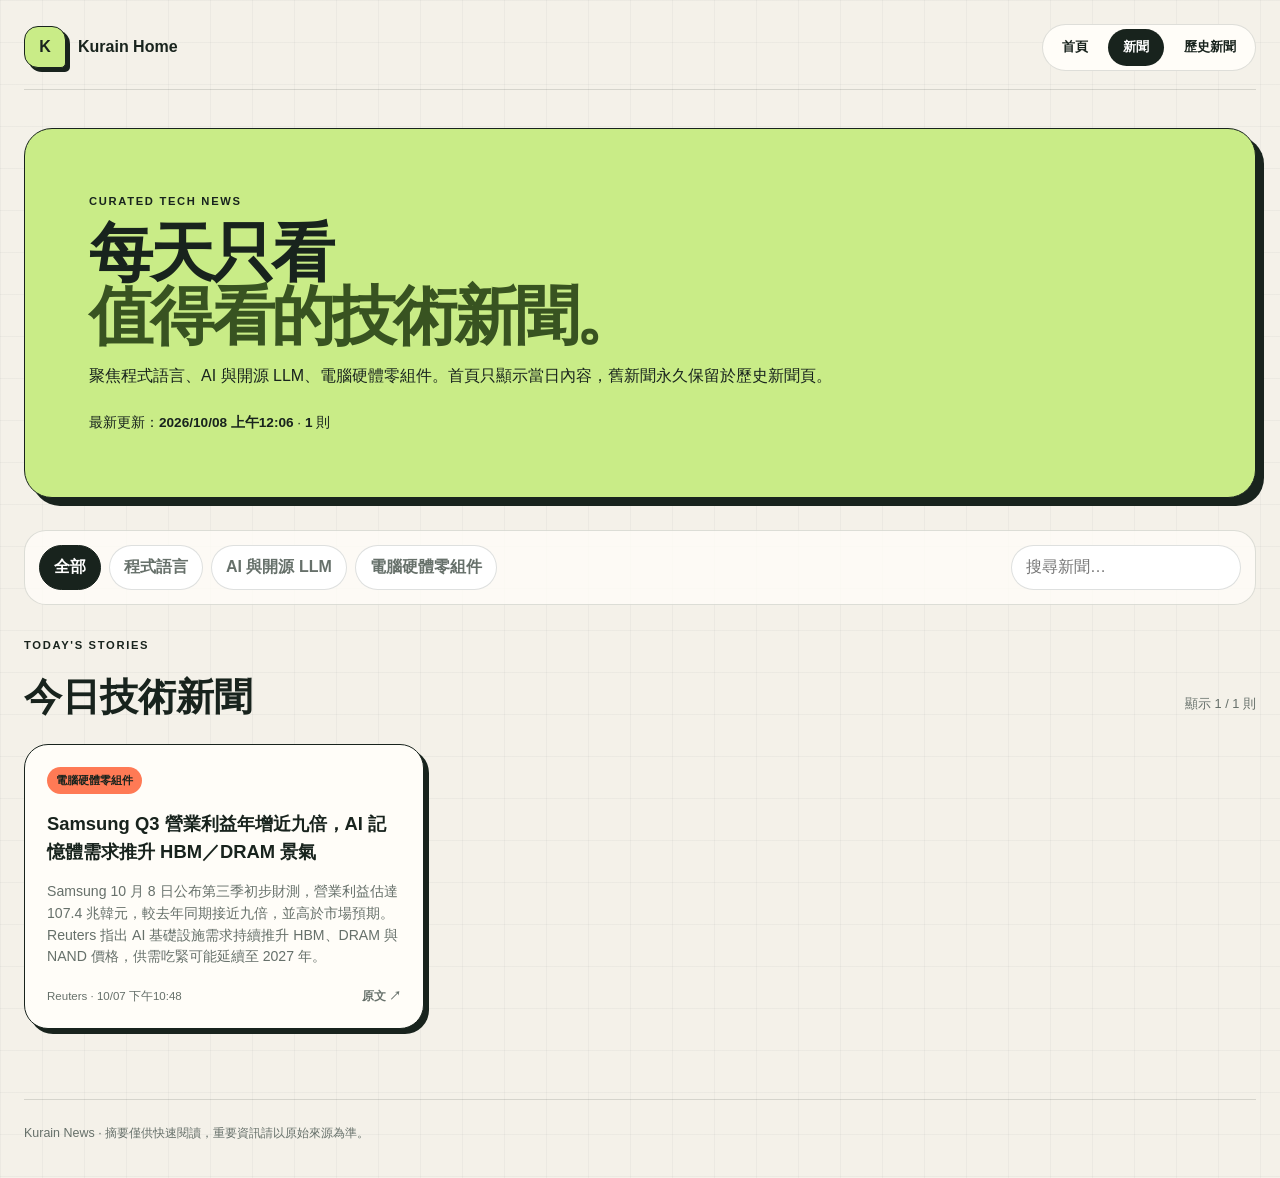
<file: news.html>
<!doctype html>
<html lang="zh-Hant-TW">
<head>
  <meta charset="utf-8">
  <meta name="viewport" content="width=device-width,initial-scale=1">
  <meta name="description" content="Kurain Home 每日技術新聞">
  <title>Kurain News — 每日技術新聞</title>
  <link rel="stylesheet" href="./css/news.css">
  <script src="./js/news.js" defer></script>
</head>
<body>
  <header class="top shell">
    <a class="brand" href="./index.html"><span>K</span><strong>Kurain Home</strong></a>
    <nav><a href="./index.html">首頁</a><a class="active" href="./news.html">新聞</a><a href="./history.html">歷史新聞</a></nav>
  </header>
  <main class="shell">
    <section class="hero">
      <p class="eyebrow">CURATED TECH NEWS</p>
      <h1>每天只看<br><em>值得看的技術新聞。</em></h1>
      <p>聚焦程式語言、AI 與開源 LLM、電腦硬體零組件。首頁只顯示當日內容，舊新聞永久保留於歷史新聞頁。</p>
      <div class="meta">最新更新：<strong id="updatedAt">讀取中…</strong> · <strong id="newsCount">0</strong> 則</div>
    </section>
    <section class="toolbar">
      <div id="tabs">
        <button class="active" data-category="all">全部</button>
        <button data-category="programming">程式語言</button>
        <button data-category="ai-llm">AI 與開源 LLM</button>
        <button data-category="hardware">電腦硬體零組件</button>
      </div>
      <input id="search" type="search" placeholder="搜尋新聞…">
    </section>
    <section>
      <div class="heading"><div><p class="eyebrow">TODAY'S STORIES</p><h2>今日技術新聞</h2></div><p id="resultMeta"></p></div>
      <div id="newsGrid" class="grid"></div>
      <div id="empty" class="empty" hidden>目前沒有符合條件的新聞。</div>
      <div id="error" class="empty" hidden>新聞資料暫時無法載入。</div>
    </section>
  </main>
  <footer class="shell">Kurain News · 摘要僅供快速閱讀，重要資訊請以原始來源為準。</footer>
</body>
</html>
</file>
<file: css/home.css>
:root {
    color-scheme: light;
    --ink: #18231d;
    --muted: #66706a;
    --paper: #f4f1e9;
    --surface: #fffdf8;
    --line: rgba(24, 35, 29, 0.14);
    --lime: #c9ec87;
    --orange: #ff7a55;
    --blue: #526ee8;
    --yellow: #ffd76a;
    --shadow: 0 18px 55px rgba(31, 43, 35, 0.09);
    --page-width: 1440px;
    --category-columns: 3;
    --corner: 28px;
}

* {
    box-sizing: border-box;
}

html {
    scroll-behavior: smooth;
}

body {
    min-width: 320px;
    min-height: 100vh;
    margin: 0;
    overflow-x: hidden;
    background:
        linear-gradient(rgba(24, 35, 29, 0.035) 1px, transparent 1px),
        linear-gradient(90deg, rgba(24, 35, 29, 0.035) 1px, transparent 1px),
        var(--paper);
    background-size: 42px 42px;
    color: var(--ink);
    font-family: Inter, "Noto Sans TC", "PingFang TC", "Microsoft JhengHei", sans-serif;
    line-height: 1.5;
}

button,
input {
    font: inherit;
}

button,
a {
    -webkit-tap-highlight-color: transparent;
}

a {
    color: inherit;
}

img {
    display: block;
    max-width: 100%;
}

[hidden] {
    display: none !important;
}

.visually-hidden {
    position: absolute;
    width: 1px;
    height: 1px;
    padding: 0;
    margin: -1px;
    overflow: hidden;
    clip: rect(0, 0, 0, 0);
    white-space: nowrap;
    border: 0;
}

.skip-link {
    position: fixed;
    z-index: 1000;
    top: 12px;
    left: 12px;
    padding: 10px 16px;
    border-radius: 999px;
    background: var(--ink);
    color: white;
    text-decoration: none;
    transform: translateY(-150%);
}

.skip-link:focus {
    transform: translateY(0);
}

.page-shell {
    width: min(var(--page-width), calc(100% - 56px));
    margin-inline: auto;
}

.ambient-shape {
    position: fixed;
    z-index: -1;
    border-radius: 999px;
    filter: blur(1px);
    pointer-events: none;
}

.ambient-shape-one {
    top: -170px;
    right: -110px;
    width: 440px;
    height: 440px;
    background: rgba(201, 236, 135, 0.55);
}

.ambient-shape-two {
    bottom: 10%;
    left: -170px;
    width: 340px;
    height: 340px;
    background: rgba(82, 110, 232, 0.1);
}

.site-header {
    position: relative;
    z-index: 20;
    display: flex;
    align-items: center;
    justify-content: space-between;
    gap: 24px;
    padding-block: 24px 18px;
    border-bottom: 1px solid var(--line);
}

.brand {
    display: inline-flex;
    align-items: center;
    gap: 12px;
    min-width: max-content;
    text-decoration: none;
}

.brand-mark {
    display: inline-grid;
    width: 43px;
    height: 43px;
    place-items: center;
    border: 1px solid var(--ink);
    border-radius: 14px 14px 5px 14px;
    background: var(--lime);
    box-shadow: 4px 4px 0 var(--ink);
    font-size: 1.2rem;
    font-weight: 900;
}

.brand-copy {
    display: grid;
    line-height: 1.1;
}

.brand-copy strong {
    font-size: 1rem;
    letter-spacing: -0.02em;
}

.brand-copy small {
    margin-top: 5px;
    color: var(--muted);
    font-size: 0.58rem;
    font-weight: 800;
    letter-spacing: 0.17em;
}

.header-tools,
.view-switcher {
    display: flex;
    align-items: center;
}

.header-tools {
    gap: 12px;
}

.view-switcher {
    gap: 4px;
    padding: 4px;
    border: 1px solid var(--line);
    border-radius: 999px;
    background: rgba(255, 253, 248, 0.78);
    backdrop-filter: blur(14px);
}

.view-button,
.apps-button {
    border: 0;
    color: var(--muted);
    cursor: pointer;
}

.view-button {
    display: inline-flex;
    align-items: center;
    justify-content: center;
    gap: 6px;
    min-height: 36px;
    padding: 7px 12px;
    border-radius: 999px;
    background: transparent;
    font-size: 0.8rem;
    font-weight: 700;
    transition: background 180ms ease, color 180ms ease, transform 180ms ease;
}

.view-button:hover {
    color: var(--ink);
}

.view-button:active {
    transform: scale(0.96);
}

.view-button[aria-pressed="true"] {
    background: var(--ink);
    color: white;
}

.google-launcher {
    position: relative;
}

.apps-button {
    display: grid;
    width: 46px;
    height: 46px;
    place-items: center;
    border: 1px solid var(--ink);
    border-radius: 50%;
    background: var(--surface);
    box-shadow: 3px 3px 0 var(--ink);
    transition: transform 180ms ease, box-shadow 180ms ease, background 180ms ease;
}

.apps-button svg {
    fill: currentColor;
}

.apps-button:hover,
.apps-button[aria-expanded="true"] {
    background: var(--yellow);
    color: var(--ink);
    transform: translate(2px, 2px);
    box-shadow: 1px 1px 0 var(--ink);
}

.apps-menu {
    position: absolute;
    top: calc(100% + 12px);
    right: 0;
    width: min(360px, calc(100vw - 32px));
    padding: 18px;
    border: 1px solid var(--ink);
    border-radius: 24px 8px 24px 24px;
    background: rgba(255, 253, 248, 0.98);
    box-shadow: 8px 8px 0 var(--ink), var(--shadow);
    animation: menu-in 160ms ease-out;
}

@keyframes menu-in {
    from { opacity: 0; transform: translateY(-8px) scale(0.98); }
    to { opacity: 1; transform: translateY(0) scale(1); }
}

.apps-menu-heading {
    display: flex;
    align-items: baseline;
    justify-content: space-between;
    margin: 0 4px 14px;
    font-weight: 900;
}

.apps-menu-heading small {
    color: var(--muted);
    font-size: 0.72rem;
    font-weight: 600;
}

.apps-grid {
    display: grid;
    grid-template-columns: repeat(3, 1fr);
    gap: 8px;
}

.apps-grid a {
    display: grid;
    justify-items: center;
    gap: 7px;
    padding: 10px 4px;
    border-radius: 15px;
    font-size: 0.74rem;
    font-weight: 700;
    text-align: center;
    text-decoration: none;
    transition: background 160ms ease, transform 160ms ease;
}

.apps-grid a:hover,
.apps-grid a:focus-visible {
    background: #f0ede4;
    transform: translateY(-2px);
}

.app-icon {
    display: grid;
    width: 42px;
    height: 42px;
    place-items: center;
    border: 1px solid rgba(24, 35, 29, 0.12);
    border-radius: 14px;
    background: white;
    font-size: 1rem;
    font-weight: 900;
}

.app-google { color: #3367d6; background: conic-gradient(from 20deg, #fff 0 25%, #f5d75d 25% 45%, #fff 45% 70%, #8ed19d 70% 85%, #fff 85%); }
.app-mail { color: #d94b3f; }
.app-maps { color: #2684fc; background: #eaf3ff; }
.app-youtube { color: white; background: #ff3b30; }
.app-drive { color: #287f45; background: #e8f7eb; }
.app-calendar { color: white; background: #4285f4; font-size: 0.78rem; }
.app-photos { color: #e05645; background: #fff5d9; }
.app-translate { color: white; background: #4d78dc; }
.app-news { color: #4169cf; background: #eaf0ff; }

main {
    padding-block: 34px 72px;
}

.launch-hero {
    display: grid;
    grid-template-columns: minmax(360px, 0.9fr) minmax(500px, 1.35fr);
    gap: 22px;
    align-items: stretch;
}

.quick-panel,
.hero-copy {
    position: relative;
    overflow: hidden;
    border: 1px solid var(--ink);
    border-radius: var(--corner);
}

.quick-panel {
    padding: 18px;
    background: var(--surface);
    box-shadow: 7px 7px 0 var(--ink);
}

.panel-kicker {
    display: flex;
    align-items: center;
    gap: 9px;
    padding: 2px 4px 15px;
}

.panel-kicker h2 {
    margin: 0;
    font-size: 0.9rem;
    letter-spacing: 0.02em;
}

.status-dot {
    width: 9px;
    height: 9px;
    border-radius: 50%;
    background: #58aa69;
    box-shadow: 0 0 0 4px rgba(88, 170, 105, 0.15);
}

.quick-grid {
    display: grid;
    grid-template-columns: repeat(2, minmax(0, 1fr));
    gap: 10px;
}

.quick-card {
    position: relative;
    min-height: 136px;
    overflow: hidden;
    border: 1px solid var(--line);
    border-radius: 18px;
    background: #ecebe5;
    text-decoration: none;
    isolation: isolate;
}

.quick-card img {
    width: 100%;
    height: 100%;
    min-height: 136px;
    object-fit: cover;
    transition: transform 260ms ease, filter 260ms ease;
}

.quick-card::after {
    position: absolute;
    z-index: 1;
    inset: 45% 0 0;
    background: linear-gradient(transparent, rgba(10, 16, 12, 0.76));
    content: "";
}

.quick-card span {
    position: absolute;
    z-index: 2;
    right: 12px;
    bottom: 10px;
    left: 12px;
    color: white;
    font-size: 0.86rem;
    font-weight: 800;
    text-shadow: 0 1px 8px rgba(0, 0, 0, 0.35);
}

.quick-card-logo {
    background: #f9f8f2;
}

.quick-card-logo img {
    object-fit: contain;
    padding: 28px 16px;
}

.quick-card:hover img,
.quick-card:focus-visible img {
    filter: saturate(1.08);
    transform: scale(1.045);
}

.hero-copy {
    display: flex;
    flex-direction: column;
    min-height: 366px;
    padding: clamp(30px, 4.5vw, 66px);
    background: var(--lime);
    box-shadow: var(--shadow);
}

.hero-copy::before {
    position: absolute;
    top: -90px;
    right: -60px;
    width: 240px;
    height: 240px;
    border: 1px solid rgba(24, 35, 29, 0.18);
    border-radius: 50%;
    box-shadow: 0 0 0 28px rgba(255, 255, 255, 0.14), 0 0 0 58px rgba(255, 255, 255, 0.08);
    content: "";
}

.eyebrow {
    margin: 0 0 16px;
    font-size: 0.7rem;
    font-weight: 900;
    letter-spacing: 0.16em;
}

.hero-copy h1 {
    position: relative;
    margin: 0;
    font-size: clamp(2.8rem, 5vw, 5.25rem);
    font-weight: 900;
    letter-spacing: -0.07em;
    line-height: 0.92;
}

.hero-copy h1 em {
    color: var(--blue);
    font-family: Georgia, "Noto Serif TC", serif;
    font-weight: 500;
}

.hero-intro {
    max-width: 590px;
    margin: 24px 0 0;
    color: #3f4a44;
    font-size: clamp(0.93rem, 1.2vw, 1.08rem);
}

.google-search {
    position: relative;
    z-index: 2;
    display: grid;
    grid-template-columns: auto minmax(80px, 1fr) auto;
    align-items: center;
    gap: 12px;
    margin-top: auto;
    padding: 7px 7px 7px 17px;
    border: 1px solid var(--ink);
    border-radius: 19px;
    background: var(--surface);
    box-shadow: 5px 5px 0 var(--ink);
}

.google-search svg,
.site-filter svg {
    fill: none;
    stroke: currentColor;
    stroke-linecap: round;
    stroke-width: 1.9;
}

.google-search input,
.site-filter input {
    min-width: 0;
    border: 0;
    outline: 0;
    background: transparent;
    color: var(--ink);
}

.google-search input {
    height: 44px;
    font-size: 1rem;
}

.google-search input::placeholder,
.site-filter input::placeholder {
    color: #818984;
}

.google-search button {
    height: 44px;
    padding-inline: 18px;
    border: 0;
    border-radius: 13px;
    background: var(--ink);
    color: white;
    cursor: pointer;
    font-size: 0.83rem;
    font-weight: 800;
    transition: background 160ms ease, transform 160ms ease;
}

.google-search button:hover {
    background: var(--blue);
    transform: translateY(-1px);
}

.hero-meta {
    display: flex;
    flex-wrap: wrap;
    gap: 10px 20px;
    margin-top: 20px;
    color: #4e5b53;
    font-size: 0.72rem;
}

.hero-meta strong {
    color: var(--ink);
}

.directory {
    padding-top: 72px;
}

.section-heading {
    display: flex;
    align-items: end;
    justify-content: space-between;
    gap: 24px;
    margin-bottom: 25px;
}

.section-heading .eyebrow {
    margin-bottom: 8px;
    color: var(--blue);
}

.section-heading h2 {
    margin: 0;
    font-family: Georgia, "Noto Serif TC", serif;
    font-size: clamp(2.1rem, 4vw, 3.7rem);
    font-weight: 500;
    letter-spacing: -0.04em;
    line-height: 1;
}

.site-filter {
    display: grid;
    grid-template-columns: auto minmax(100px, 210px) auto;
    align-items: center;
    gap: 9px;
    min-height: 46px;
    padding: 7px 9px 7px 14px;
    border: 1px solid var(--line);
    border-radius: 999px;
    background: rgba(255, 253, 248, 0.85);
}

.site-filter input {
    font-size: 0.86rem;
}

.site-filter kbd {
    display: grid;
    width: 28px;
    height: 28px;
    place-items: center;
    border: 1px solid var(--line);
    border-radius: 50%;
    background: white;
    color: var(--muted);
    font: 700 0.72rem/1 inherit;
}

.category-grid {
    display: grid;
    grid-template-columns: repeat(var(--category-columns), minmax(0, 1fr));
    gap: 18px;
    align-items: start;
}

.category-card {
    --accent: var(--lime);
    overflow: hidden;
    border: 1px solid var(--ink);
    border-radius: 23px;
    background: var(--surface);
    box-shadow: 5px 5px 0 rgba(24, 35, 29, 0.9);
}

.category-card[data-tone="orange"] { --accent: #ffad91; }
.category-card[data-tone="blue"] { --accent: #aab8ff; }
.category-card[data-tone="yellow"] { --accent: #ffe298; }
.category-card[data-tone="mint"] { --accent: #a9dec1; }
.category-card[data-tone="pink"] { --accent: #f5b7d2; }

.category-header {
    display: flex;
    align-items: center;
    gap: 12px;
    padding: 18px 19px 15px;
    border-bottom: 1px solid var(--line);
}

.category-icon {
    display: grid;
    width: 40px;
    height: 40px;
    flex: 0 0 auto;
    place-items: center;
    border: 1px solid var(--ink);
    border-radius: 13px 13px 5px 13px;
    background: var(--accent);
    font-size: 1.1rem;
}

.category-heading {
    min-width: 0;
}

.category-heading h3 {
    margin: 0;
    font-size: 1rem;
    letter-spacing: -0.02em;
}

.category-heading p {
    margin: 2px 0 0;
    color: var(--muted);
    font-size: 0.69rem;
}

.link-list {
    display: grid;
    padding: 7px 12px 12px;
}

.site-link {
    display: grid;
    grid-template-columns: auto minmax(0, 1fr) auto;
    align-items: center;
    gap: 11px;
    min-height: 55px;
    padding: 8px 7px;
    border-bottom: 1px solid var(--line);
    text-decoration: none;
    transition: padding 160ms ease, background 160ms ease;
}

.site-link:last-child {
    border-bottom: 0;
}

.site-link:hover,
.site-link:focus-visible {
    padding-inline: 11px 5px;
    border-radius: 12px;
    background: color-mix(in srgb, var(--accent) 27%, transparent);
}

.site-initial {
    display: grid;
    width: 32px;
    height: 32px;
    place-items: center;
    border-radius: 10px;
    background: #eeece5;
    font-size: 0.72rem;
    font-weight: 900;
    text-transform: uppercase;
}

.site-copy {
    display: grid;
    min-width: 0;
}

.site-name {
    overflow: hidden;
    font-size: 0.86rem;
    font-weight: 800;
    text-overflow: ellipsis;
    white-space: nowrap;
}

.site-domain {
    overflow: hidden;
    color: var(--muted);
    font-size: 0.64rem;
    text-overflow: ellipsis;
    white-space: nowrap;
}

.site-arrow {
    color: var(--muted);
    font-size: 1rem;
    transition: color 160ms ease, transform 160ms ease;
}

.site-link:hover .site-arrow,
.site-link:focus-visible .site-arrow {
    color: var(--ink);
    transform: translate(2px, -2px);
}

.empty-state {
    padding: 60px 20px;
    border: 1px dashed var(--line);
    border-radius: 24px;
    color: var(--muted);
    text-align: center;
}

.site-footer {
    display: grid;
    grid-template-columns: 1fr auto 1fr;
    align-items: center;
    gap: 16px;
    padding-block: 25px 35px;
    border-top: 1px solid var(--line);
    color: var(--muted);
    font-size: 0.76rem;
}

.site-footer p {
    margin: 0;
}

.site-footer p:first-child {
    display: flex;
    align-items: center;
    gap: 10px;
    color: var(--ink);
    font-weight: 800;
}

.site-footer button {
    justify-self: end;
    padding: 0;
    border: 0;
    background: transparent;
    color: inherit;
    cursor: pointer;
    font-weight: 800;
}

.brand-mark-small {
    width: 28px;
    height: 28px;
    border-radius: 9px 9px 3px 9px;
    box-shadow: 2px 2px 0 var(--ink);
    font-size: 0.72rem;
}

:focus-visible {
    outline: 3px solid var(--blue);
    outline-offset: 3px;
}

/* 手動選擇的版型會優先於自動媒體查詢。 */
:root[data-view="tablet"] {
    --page-width: 920px;
    --category-columns: 2;
}

:root[data-view="tablet"] .page-shell {
    min-width: 720px;
}

:root[data-view="tablet"] .launch-hero {
    grid-template-columns: 1fr;
}

:root[data-view="tablet"] .quick-grid {
    grid-template-columns: repeat(4, minmax(0, 1fr));
}

:root[data-view="tablet"] .quick-card,
:root[data-view="tablet"] .quick-card img {
    min-height: 120px;
}

:root[data-view="mobile"] {
    --page-width: 480px;
    --category-columns: 1;
    --corner: 22px;
}

:root[data-view="mobile"] .page-shell {
    width: min(var(--page-width), calc(100% - 28px));
}

:root[data-view="mobile"] .site-header,
:root[data-view="mobile"] .launch-hero,
:root[data-view="mobile"] .section-heading,
:root[data-view="mobile"] .site-footer {
    grid-template-columns: 1fr;
}

:root[data-view="mobile"] .site-header {
    display: grid;
}

:root[data-view="mobile"] .header-tools {
    justify-content: space-between;
}

:root[data-view="mobile"] .launch-hero {
    display: grid;
}

:root[data-view="mobile"] .hero-copy {
    min-height: 430px;
}

:root[data-view="mobile"] .google-search {
    grid-template-columns: auto minmax(0, 1fr);
}

:root[data-view="mobile"] .google-search button {
    grid-column: 1 / -1;
}

:root[data-view="mobile"] .section-heading {
    display: grid;
    align-items: start;
}

:root[data-view="mobile"] .site-filter {
    width: 100%;
    grid-template-columns: auto 1fr auto;
}

:root[data-view="mobile"] .site-footer {
    display: grid;
    justify-items: start;
}

:root[data-view="mobile"] .site-footer button {
    justify-self: start;
}

:root[data-view="desktop"] {
    --page-width: 1440px;
    --category-columns: 3;
}

:root[data-view="desktop"] .page-shell {
    min-width: 1080px;
}

@media (max-width: 1050px) {
    :root[data-view="auto"] {
        --page-width: 920px;
        --category-columns: 2;
    }

    :root[data-view="auto"] .launch-hero {
        grid-template-columns: 1fr;
    }

    :root[data-view="auto"] .quick-grid {
        grid-template-columns: repeat(4, minmax(0, 1fr));
    }

    :root[data-view="auto"] .quick-card,
    :root[data-view="auto"] .quick-card img {
        min-height: 120px;
    }
}

@media (max-width: 700px) {
    :root[data-view="auto"] {
        --category-columns: 1;
        --corner: 22px;
    }

    :root[data-view="auto"] .page-shell {
        width: min(var(--page-width), calc(100% - 28px));
    }

    :root[data-view="auto"] .site-header {
        display: grid;
        gap: 16px;
    }

    :root[data-view="auto"] .header-tools {
        justify-content: space-between;
    }

    :root[data-view="auto"] .quick-grid {
        grid-template-columns: repeat(2, minmax(0, 1fr));
    }

    :root[data-view="auto"] .hero-copy {
        min-height: 430px;
    }

    :root[data-view="auto"] .google-search {
        grid-template-columns: auto minmax(0, 1fr);
    }

    :root[data-view="auto"] .google-search button {
        grid-column: 1 / -1;
    }

    :root[data-view="auto"] .section-heading {
        display: grid;
        align-items: start;
    }

    :root[data-view="auto"] .site-filter {
        width: 100%;
        grid-template-columns: auto 1fr auto;
    }

    :root[data-view="auto"] .site-footer {
        grid-template-columns: 1fr;
        justify-items: start;
    }

    :root[data-view="auto"] .site-footer button {
        justify-self: start;
    }
}

@media (max-width: 480px) {
    .view-button {
        padding-inline: 9px;
    }

    .view-label {
        display: none;
    }

    .view-button[aria-pressed="true"] .view-label {
        display: inline;
    }

    .hero-copy h1 {
        font-size: clamp(2.55rem, 14vw, 3.6rem);
    }

    .hero-copy,
    .quick-panel {
        padding: 16px;
    }

    .quick-card,
    .quick-card img {
        min-height: 112px !important;
    }
}

@media (prefers-reduced-motion: reduce) {
    *,
    *::before,
    *::after {
        scroll-behavior: auto !important;
        animation-duration: 0.01ms !important;
        animation-iteration-count: 1 !important;
        transition-duration: 0.01ms !important;
    }
}
</file>
<file: css/news.css>
:root{--ink:#18231d;--muted:#66706a;--paper:#f4f1e9;--surface:#fffdf8;--lime:#c9ec87;--orange:#ff7a55;--blue:#526ee8;--line:rgba(24,35,29,.14)}
*{box-sizing:border-box}body{margin:0;min-width:320px;background:linear-gradient(rgba(24,35,29,.035) 1px,transparent 1px),linear-gradient(90deg,rgba(24,35,29,.035) 1px,transparent 1px),var(--paper);background-size:42px 42px;color:var(--ink);font-family:Inter,"Noto Sans TC","Microsoft JhengHei",sans-serif;line-height:1.55}
a{color:inherit}.shell{width:min(1320px,calc(100% - 48px));margin:auto}.top{display:flex;align-items:center;justify-content:space-between;padding:24px 0 18px;border-bottom:1px solid var(--line)}
.brand{display:flex;align-items:center;gap:12px;text-decoration:none}.brand span{display:grid;width:42px;height:42px;place-items:center;border:1px solid var(--ink);border-radius:14px 14px 5px 14px;background:var(--lime);box-shadow:4px 4px 0 var(--ink);font-weight:900}
nav{display:flex;gap:5px;padding:4px;border:1px solid var(--line);border-radius:999px;background:var(--surface)}nav a{padding:8px 15px;border-radius:999px;text-decoration:none;font-weight:800;font-size:.84rem}nav a.active{background:var(--ink);color:#fff}
main{padding:38px 0 70px}.hero{padding:clamp(28px,5vw,68px);border:1px solid var(--ink);border-radius:28px;background:var(--lime);box-shadow:8px 8px 0 var(--ink)}.eyebrow{margin:0 0 12px;font-size:.7rem;font-weight:900;letter-spacing:.15em}.hero h1{margin:0;font-size:clamp(2.7rem,5vw,5rem);line-height:.98;letter-spacing:-.05em}.hero em{font-style:normal;color:#385321}.hero>p:not(.eyebrow){max-width:760px}.meta{margin-top:24px;font-size:.85rem}
.toolbar{display:flex;justify-content:space-between;gap:14px;margin:32px 0;padding:14px;border:1px solid var(--line);border-radius:22px;background:rgba(255,253,248,.8)}#tabs{display:flex;flex-wrap:wrap;gap:8px}button{padding:9px 14px;border:1px solid var(--line);border-radius:999px;background:#fff;color:var(--muted);font:inherit;font-weight:800;cursor:pointer}button.active{border-color:var(--ink);background:var(--ink);color:#fff}#search{min-width:220px;padding:9px 14px;border:1px solid var(--line);border-radius:999px;background:#fff;font:inherit}
.heading{display:flex;align-items:end;justify-content:space-between;gap:20px}.heading h2{margin:0;font-size:clamp(1.8rem,3vw,3rem)}.heading>p{color:var(--muted);font-size:.8rem}.grid{display:grid;grid-template-columns:repeat(3,minmax(0,1fr));gap:16px;margin-top:18px}.card{display:flex;min-height:285px;flex-direction:column;padding:22px;border:1px solid var(--ink);border-radius:24px;background:var(--surface);box-shadow:5px 5px 0 var(--ink)}.tag{width:max-content;padding:5px 9px;border-radius:999px;font-size:.67rem;font-weight:900}.card[data-category=programming] .tag{background:var(--blue);color:#fff}.card[data-category=ai-llm] .tag{background:var(--lime)}.card[data-category=hardware] .tag{background:var(--orange)}.card h3{margin:16px 0 0;font-size:1.15rem}.summary{flex:1;color:var(--muted);font-size:.88rem}.foot{display:flex;justify-content:space-between;gap:10px;color:var(--muted);font-size:.72rem}.foot a{font-weight:900;text-decoration:none}.empty{margin-top:18px;padding:60px 20px;border:1px dashed var(--line);border-radius:24px;text-align:center;color:var(--muted)}footer{padding:24px 0 34px;border-top:1px solid var(--line);color:var(--muted);font-size:.78rem}
@media(max-width:900px){.grid{grid-template-columns:repeat(2,minmax(0,1fr))}.toolbar{align-items:stretch;flex-direction:column}#search{width:100%}}@media(max-width:620px){.shell{width:min(100% - 28px,1320px)}.top{align-items:flex-start;flex-direction:column;gap:16px}nav{width:100%}nav a{flex:1;text-align:center}.hero{border-radius:22px;padding:26px 20px}.grid{grid-template-columns:1fr}.heading{align-items:flex-start;flex-direction:column}}
</file>
<file: css/index.css>
#loginBtn {
	position: absolute;
	right: 0px;
}

#closeImg {
    position: absolute;
    top: 0px;
    right: 0px;
    width : 25px;
}

.google-menu-container {
    position: absolute;
    top: 20px;
    right: 20px;
}

.google-menu-button {
    background-color: transparent;
    border: none;
    cursor: pointer;
    padding: 8px;
    border-radius: 50%;
    display: flex;
    align-items: center;
    justify-content: center;
}

.google-menu-button:hover {
    background-color: rgba(255, 255, 255, 0.2);
}

.google-menu-button svg {
    fill: white;
    width: 24px;
    height: 24px;
}

.google-menu {
    display: none;
    position: absolute;
    right: 0;
    top: 50px;
    background-color: white;
    border-radius: 8px;
    box-shadow: 0 2px 10px rgba(0,0,0,0.2);
    padding: 10px;
    width: 320px;
    z-index: 1000;
    grid-template-columns: repeat(3, 1fr);
    gap: 10px;
}

.google-menu.show {
    display: grid;
}

.google-menu-item {
    display: flex;
    flex-direction: column;
    align-items: center;
    justify-content: center;
    padding: 10px;
    border-radius: 8px;
    text-decoration: none;
    color: #333;
    font-size: 14px;
    transition: background-color 0.3s ease;
}

.google-menu-item:hover {
    background-color: #f0f0f0;
}
</file>
